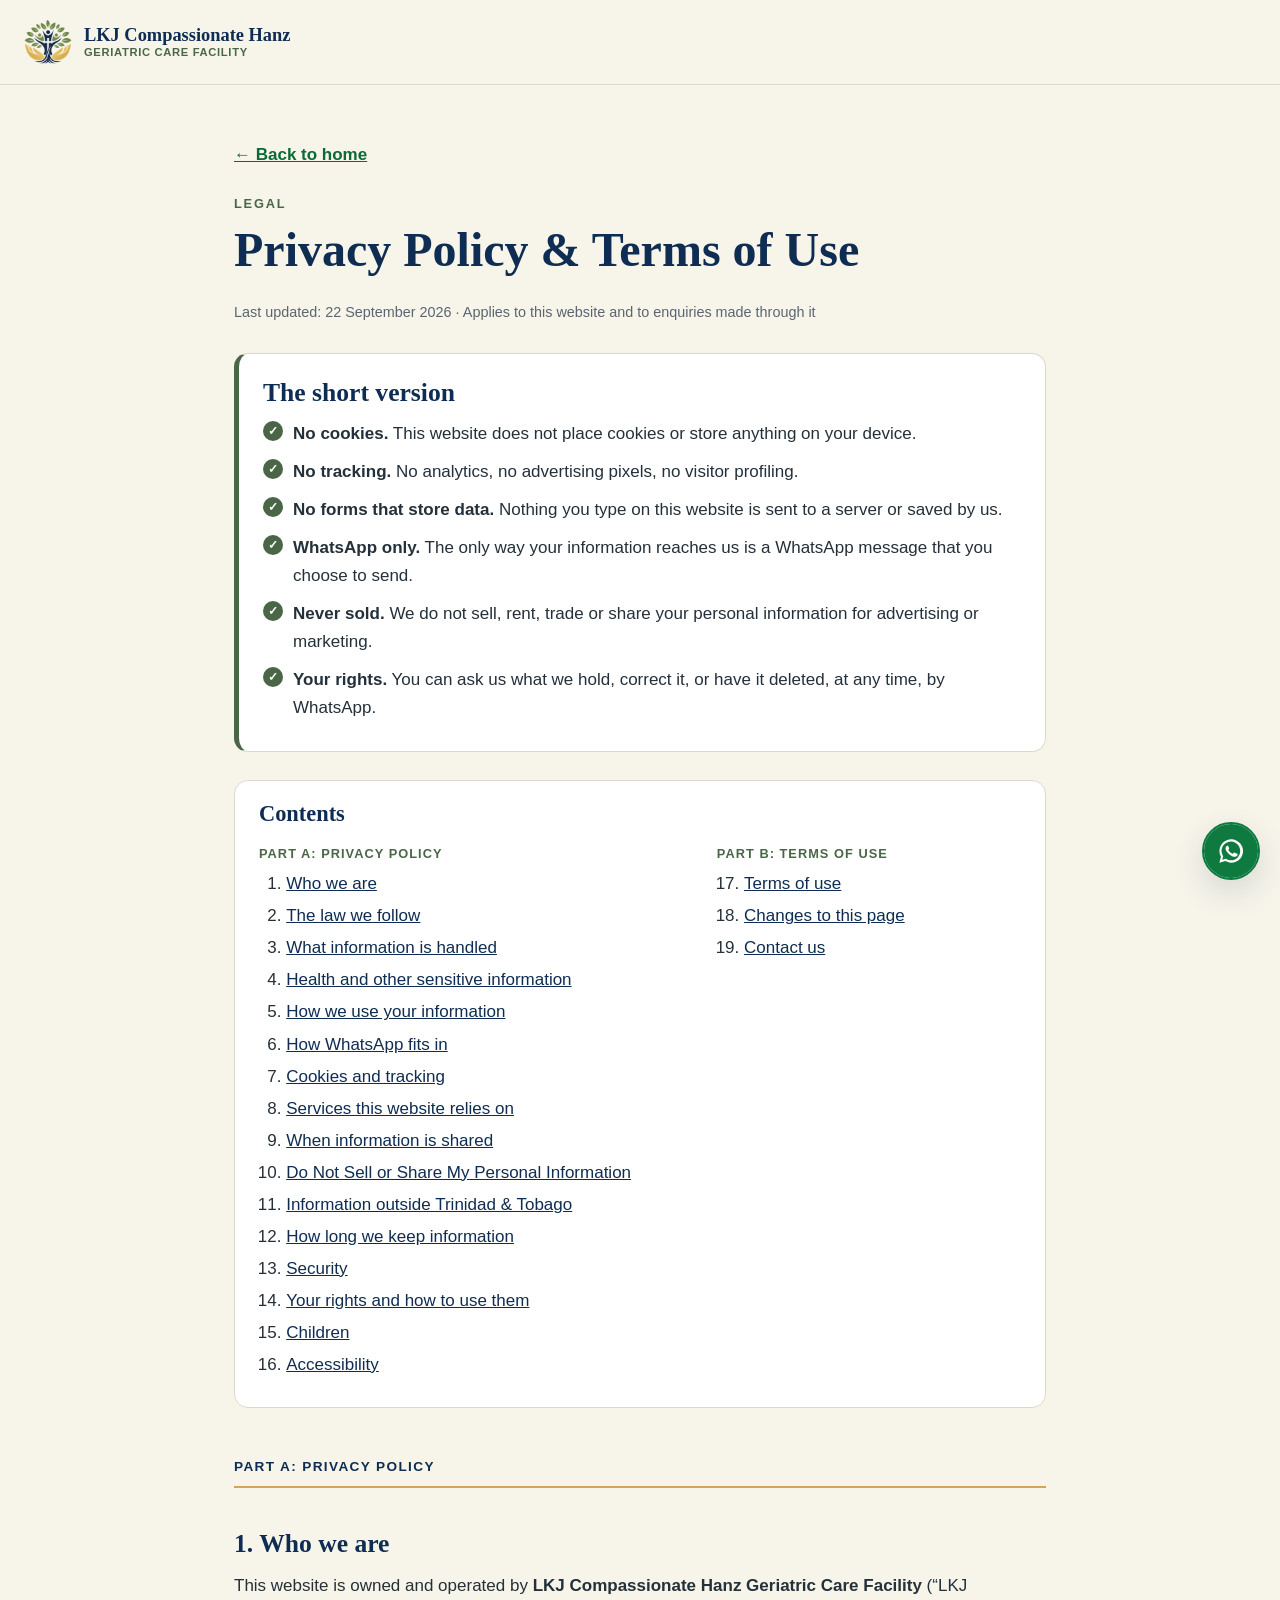
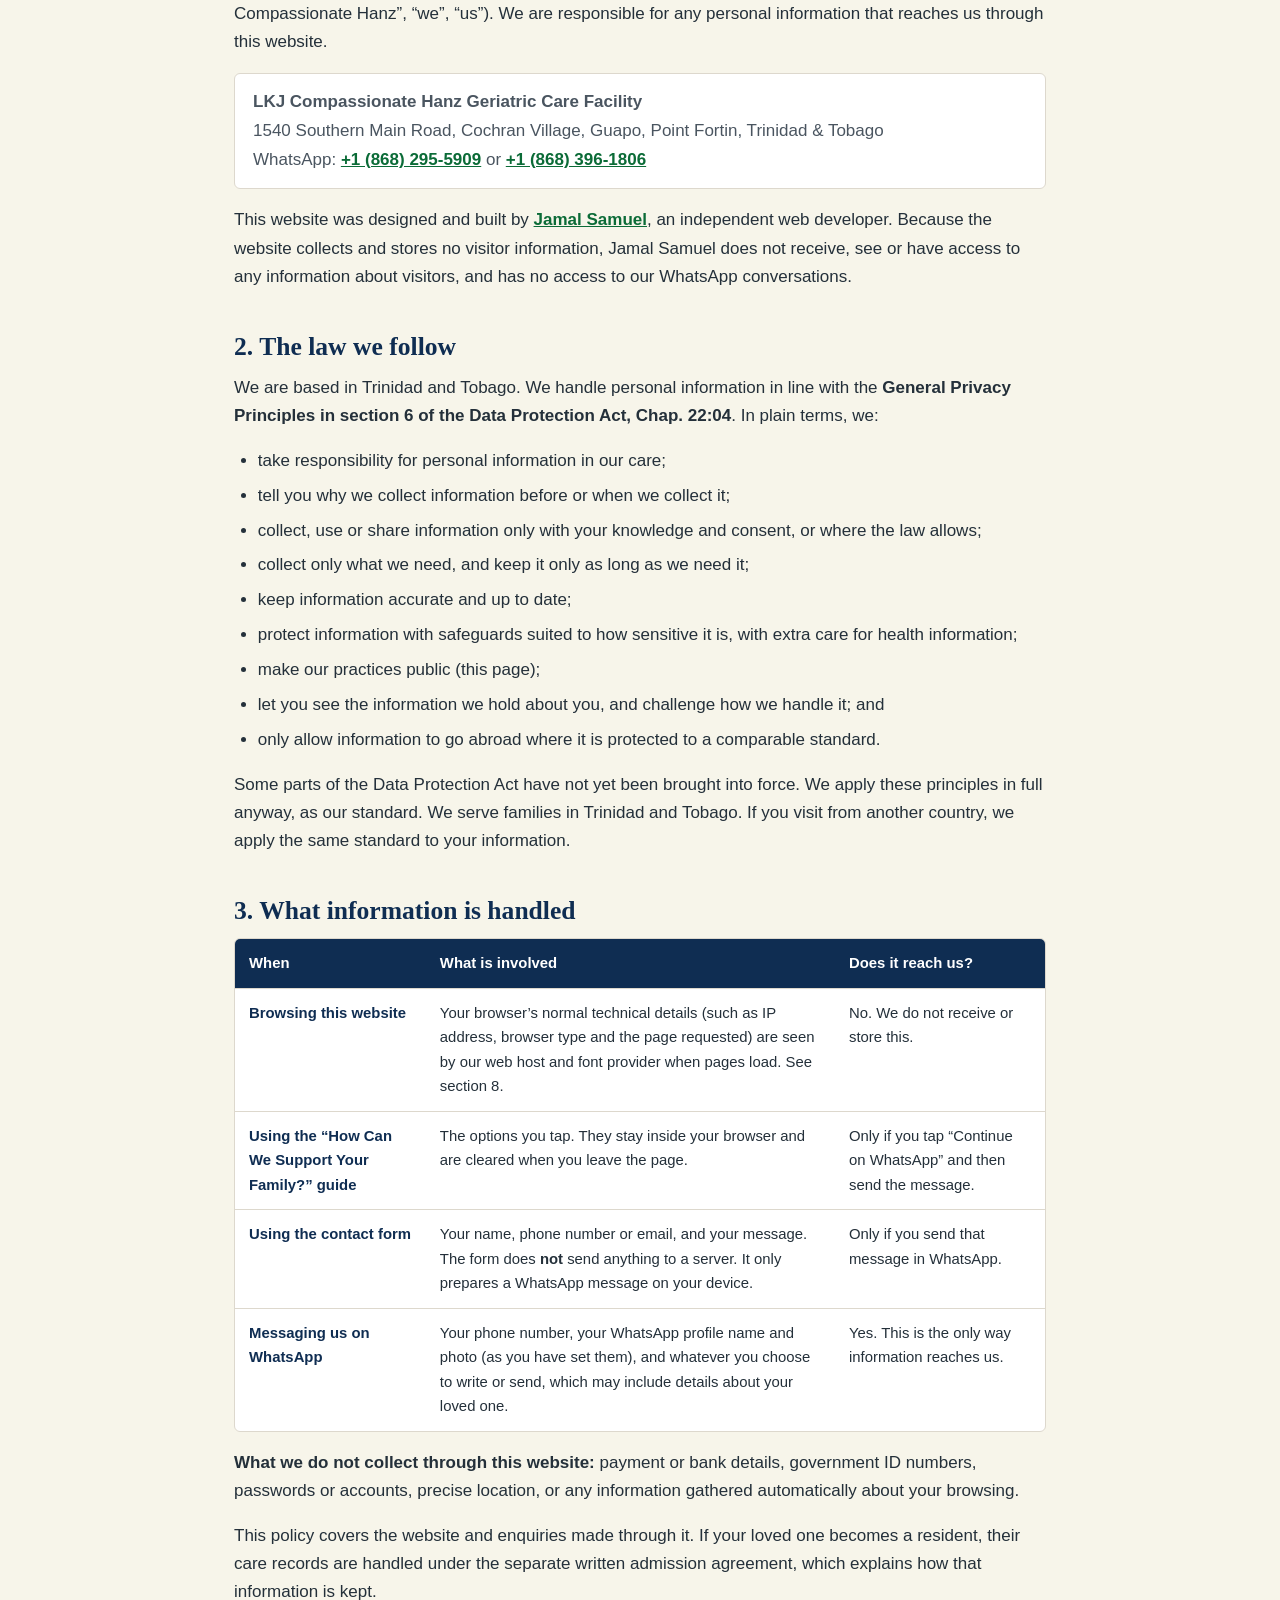
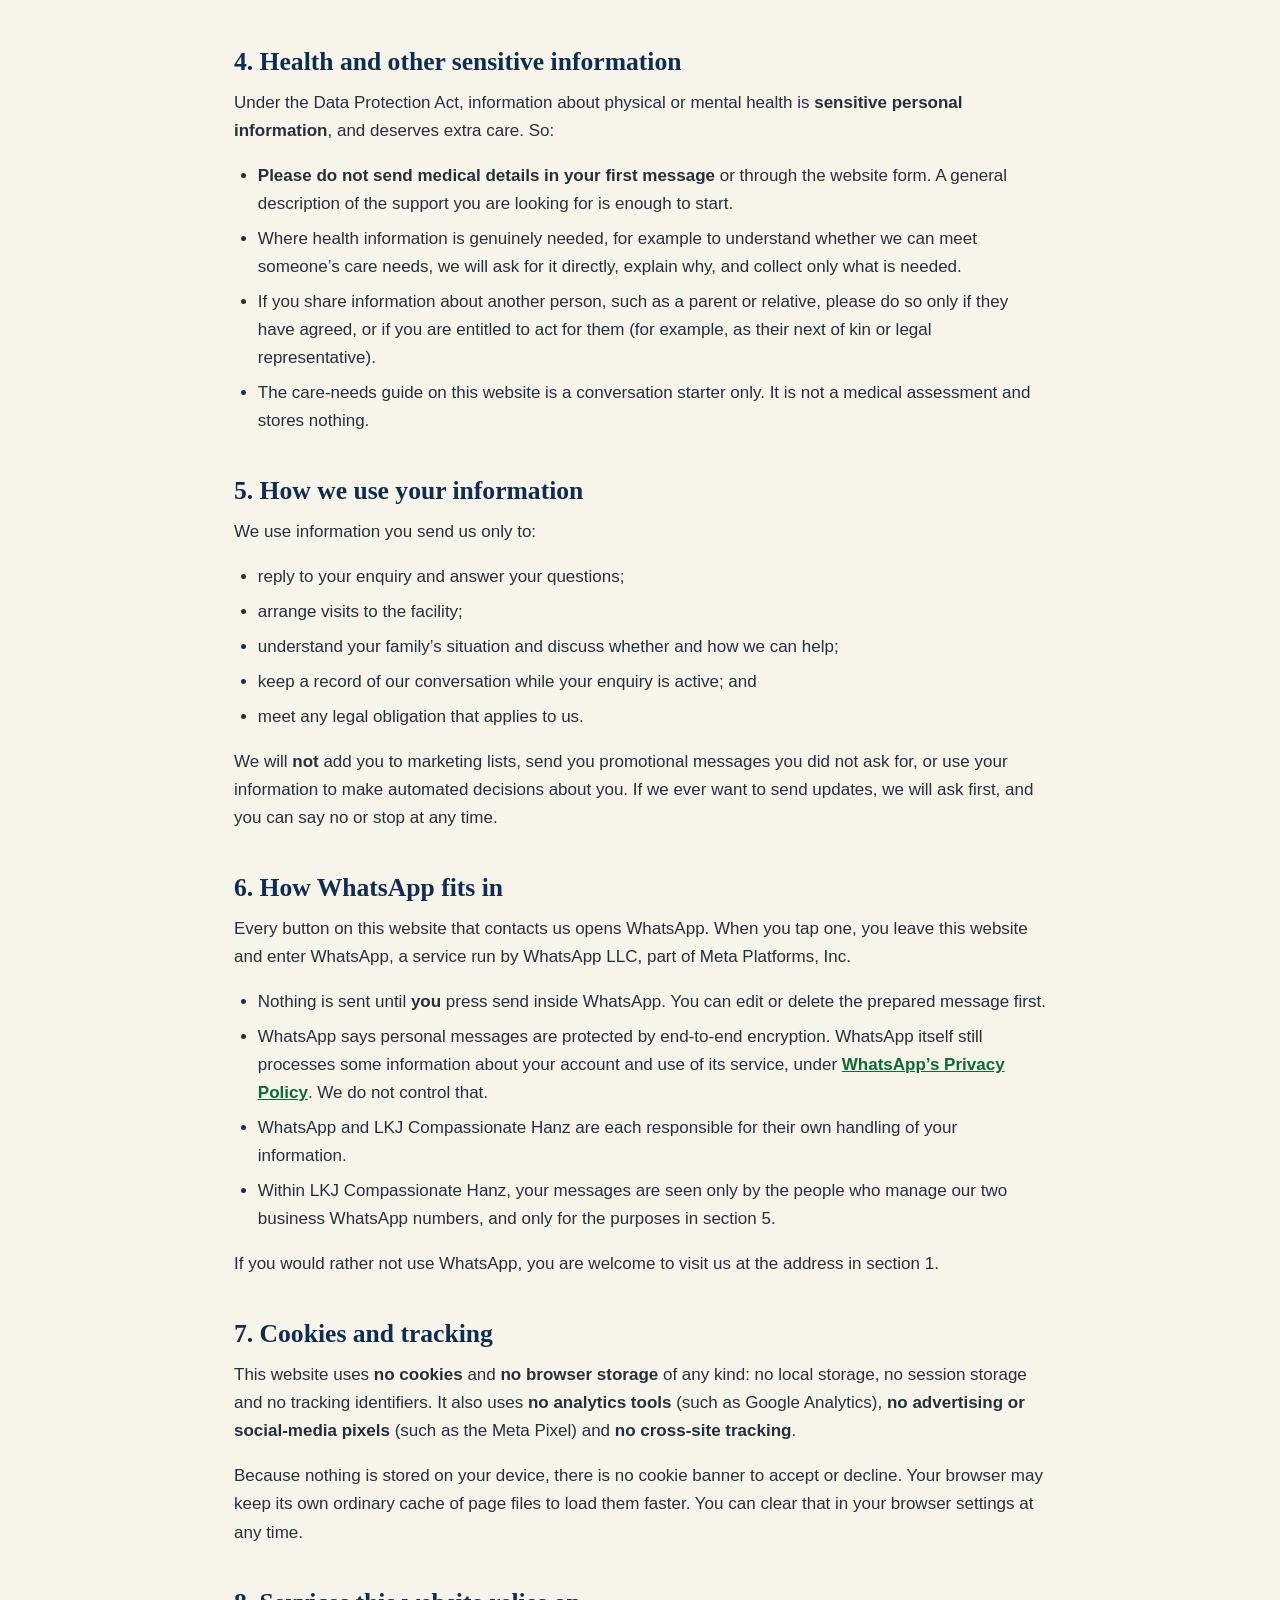
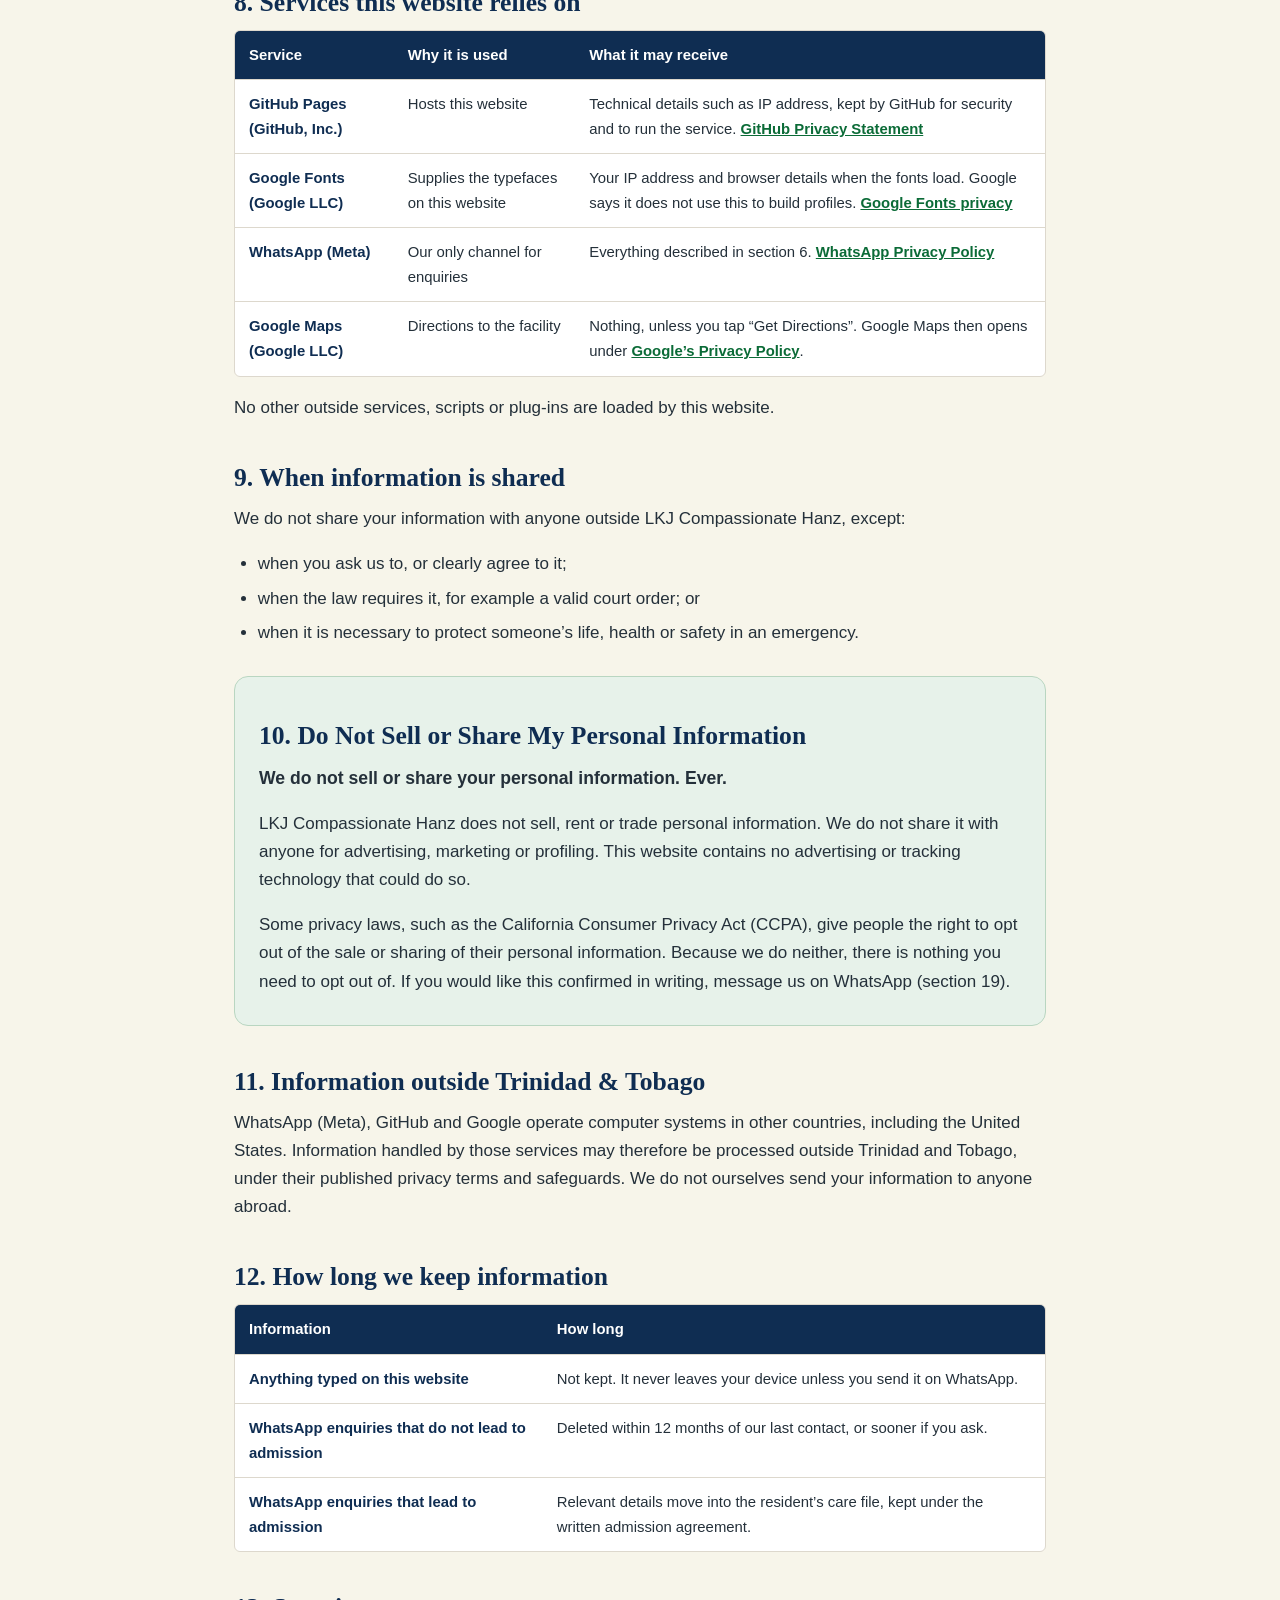
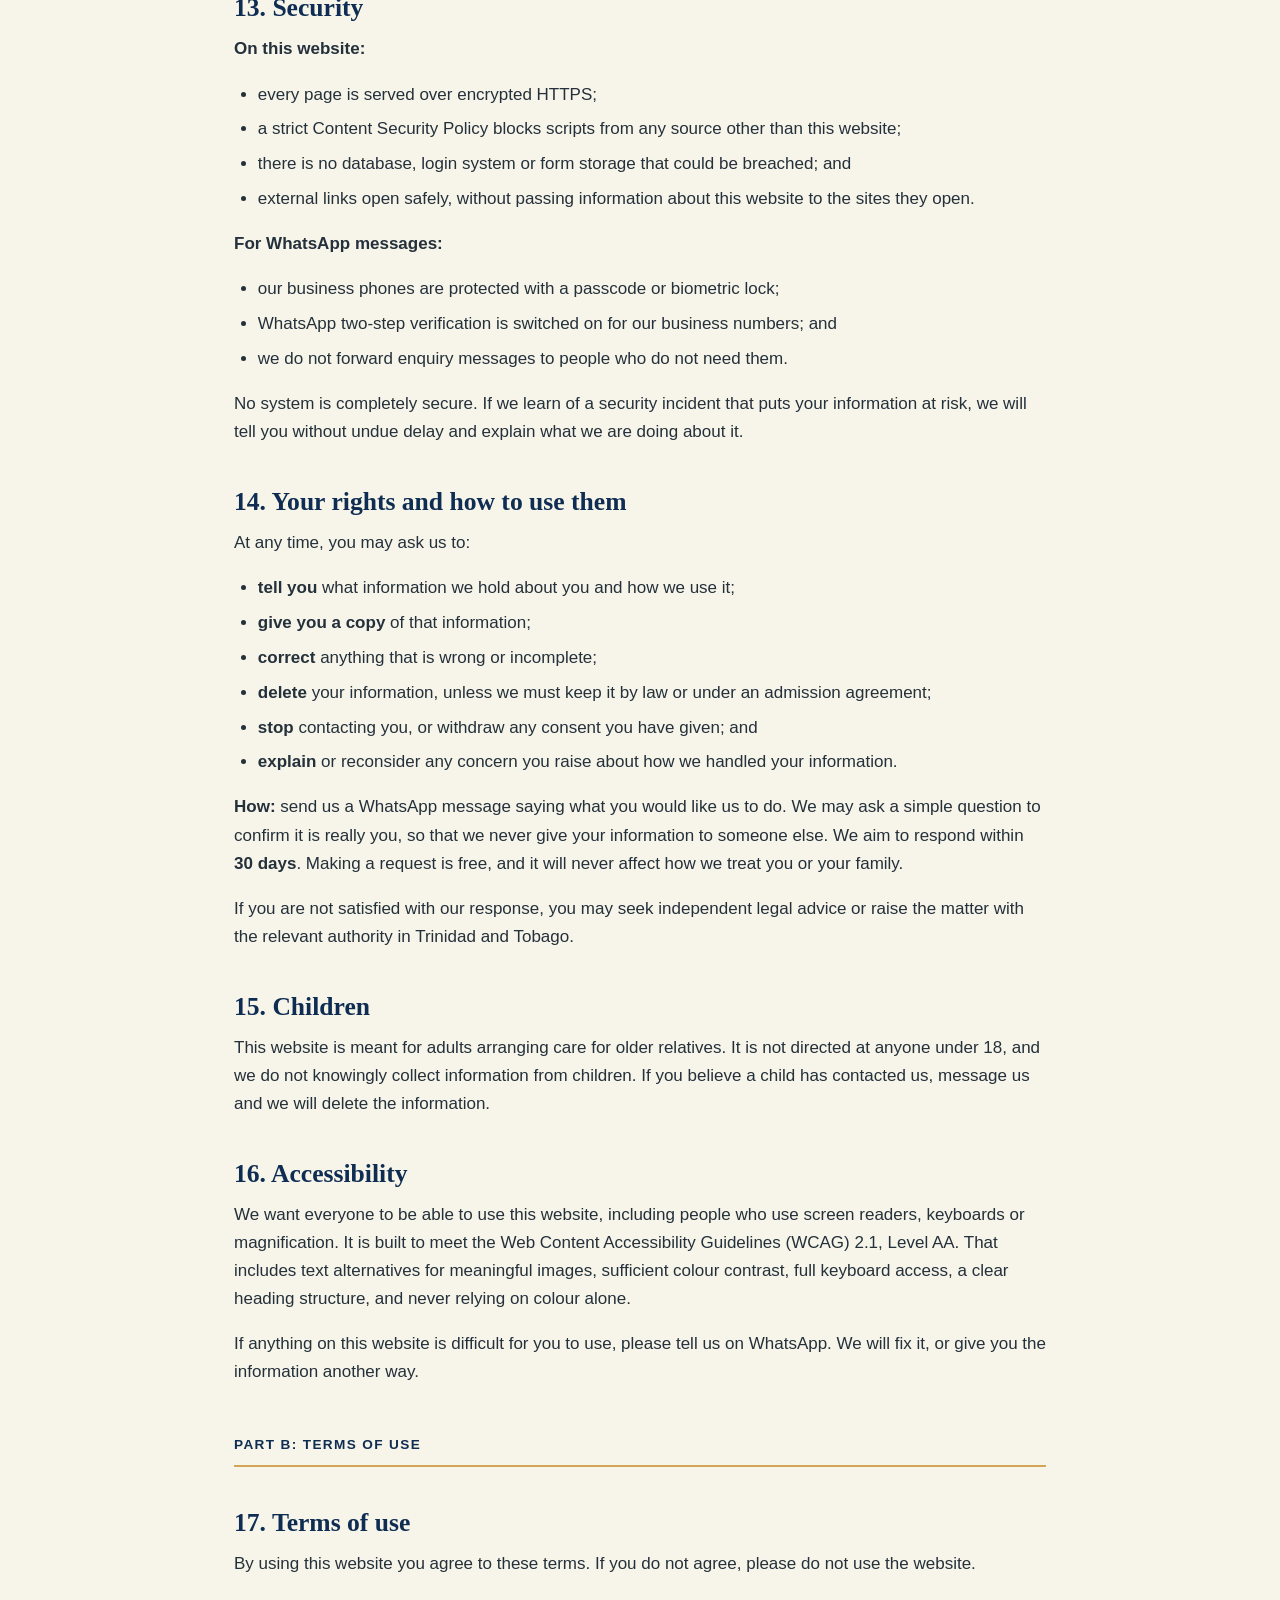
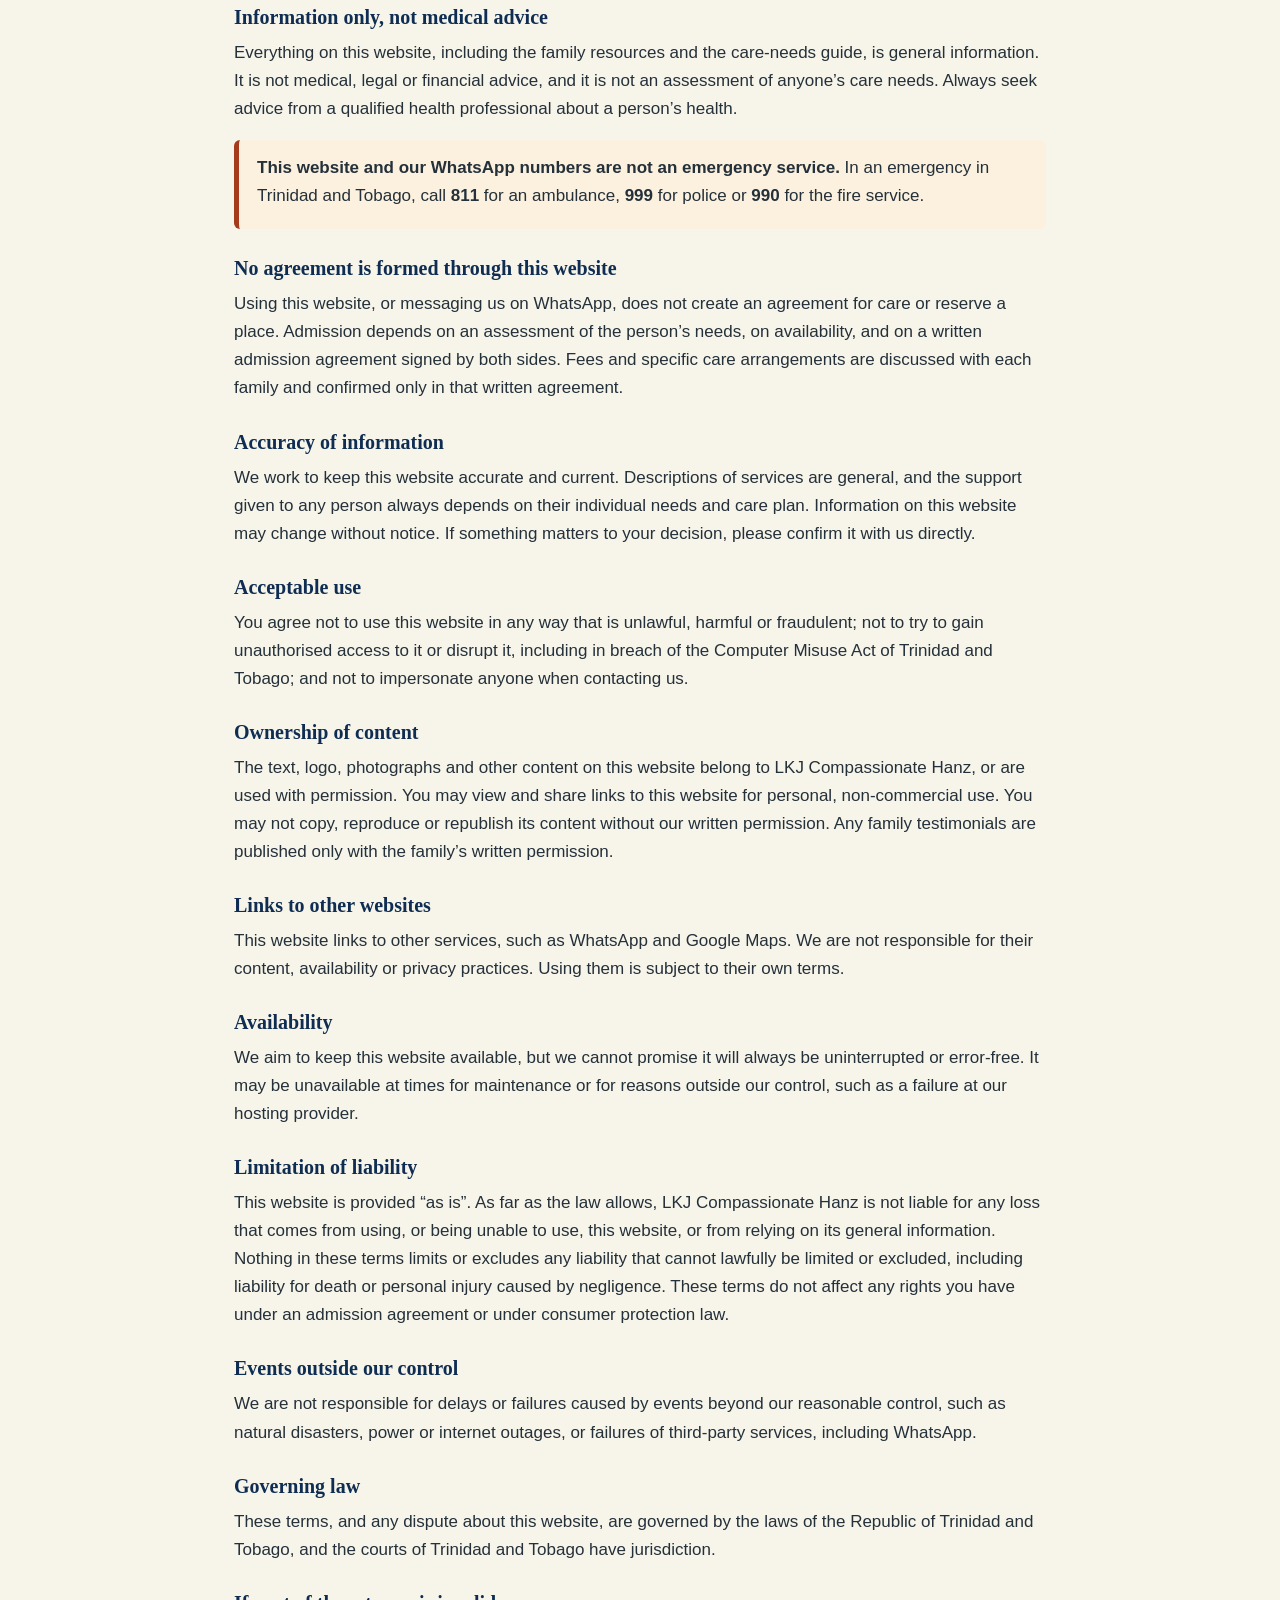
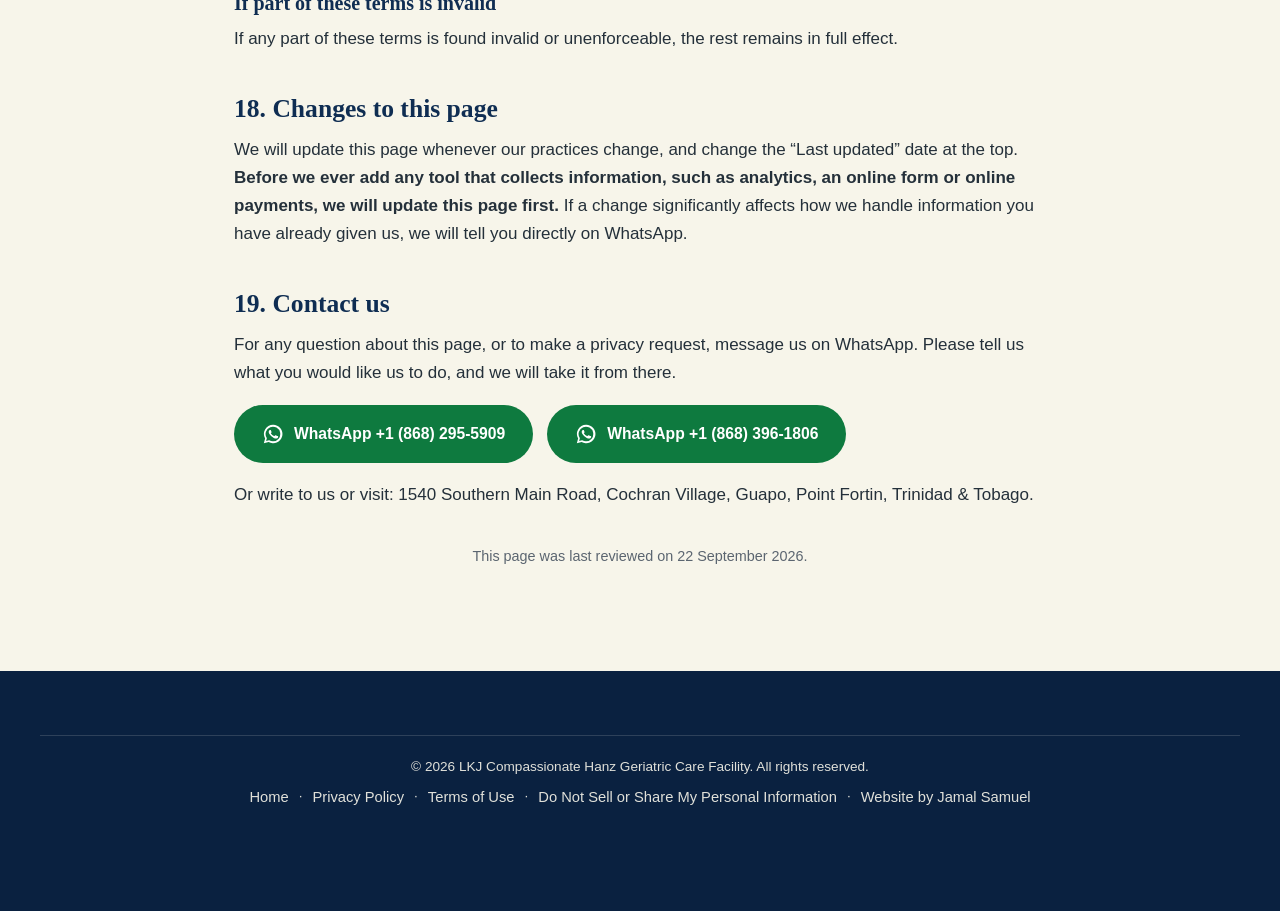
<file: legal.html>
<!DOCTYPE html>
<html lang="en-TT">
<head>
<meta charset="UTF-8">
<meta name="viewport" content="width=device-width, initial-scale=1.0">
<!-- SECURITY: strict Content Security Policy.
     This page is one self-contained file: all CSS lives in the STYLES block below, and all JavaScript in
     the SCRIPT block at the very bottom. The policy allows ONLY those two exact blocks, identified by their
     SHA-256 fingerprints (the 'sha256-...' values). Anything injected is refused by the browser.
     IMPORTANT: editing page text / HTML is fine. But changing ANYTHING inside the STYLES or SCRIPT block
     (even one space) changes its fingerprint, and the browser will then block that block.
     After such an edit, regenerate the fingerprint (paste the block's exact contents, without the opening
     and closing tags, into https://report-uri.com/home/hash) and replace the matching 'sha256-...' below.
     The JSON-LD block is data, not executed, so it needs no fingerprint. -->
<meta http-equiv="Content-Security-Policy"
      content="default-src 'self'; script-src 'self' 'sha256-FzFCA64jYxvI6vfsT4wVoNd9BYHEK++WekTkJHF6JrI='; style-src 'self' 'sha256-9G0hVlkauLYDu5oEuwmxpm4xe9YxEdRXjUZ7il458R8=' https://fonts.googleapis.com; font-src https://fonts.gstatic.com; img-src 'self' data:; connect-src 'self'; frame-src 'none'; object-src 'none'; base-uri 'self'; form-action 'self'; upgrade-insecure-requests">
<meta name="referrer" content="strict-origin-when-cross-origin">
<meta name="theme-color" content="#0F2D52">
<title>Privacy Policy &amp; Terms of Use | LKJ Compassionate Hanz</title>
<meta name="description" content="How LKJ Compassionate Hanz Geriatric Care Facility handles your information, and the terms for using this website. No cookies, no tracking; enquiries are handled only through WhatsApp.">
<meta name="robots" content="index, follow">
<link rel="canonical" href="https://www.lkjcompassionatehanzgeriatriccare.com/legal.html">
<!-- Icons -->
<link rel="icon" href="assets/favicon.ico" sizes="48x48">
<link rel="icon" href="assets/favicon-32.png" type="image/png" sizes="32x32">
<link rel="apple-touch-icon" href="assets/apple-touch-icon.png">
<link rel="manifest" href="site.webmanifest">
<!-- Fonts (switched to media="all" by the SCRIPT block; no inline handlers, CSP stays strict) -->
<link rel="preconnect" href="https://fonts.googleapis.com">
<link rel="preconnect" href="https://fonts.gstatic.com" crossorigin>
<link id="google-fonts" rel="stylesheet" media="print" href="https://fonts.googleapis.com/css2?family=Cormorant+Garamond:wght@500;600;700&amp;family=DM+Sans:wght@400;500;700&amp;display=swap">
<noscript><link rel="stylesheet" href="https://fonts.googleapis.com/css2?family=Cormorant+Garamond:wght@500;600;700&amp;family=DM+Sans:wght@400;500;700&amp;display=swap"></noscript>
<!-- ================= STYLES: all CSS for this page ================= -->
<style>
/* ==========================================================================
   LKJ Compassionate Hanz — Stylesheet
   Design tokens live in :root. Every text/background pair below was checked
   against WCAG 2.1 AA (4.5:1 normal text, 3:1 large text and UI parts).
   Compress all /assets images before launch (WebP where possible,
   hero under 200KB, gallery under 120KB each).
   ========================================================================== */

:root {
  /* Brand colours */
  --navy: #0F2D52;
  --navy-deep: #0A2140;
  --sage: #5E7D5A;          /* icons and decoration only */
  --sage-text: #4A6647;     /* sage for TEXT on light backgrounds (5.85:1 on cream) */
  --sage-dark: #3F5A3D;     /* dark sage section backgrounds (white text 7.66:1) */
  --gold: #D4A556;          /* on navy/dark only — fails on light backgrounds */
  --cream: #F7F5EA;
  --white: #FFFFFF;
  --text: #24303A;
  --text-muted: #4A5560;    /* 6.96:1 on cream */
  --text-subtle: #5B6570;   /* small print, 5.5:1+ on cream/white */
  --border: #DDD8CD;
  --focus: var(--navy);

  /* WhatsApp: the stock #25D366 fails with white text (1.98:1).
     These darker greens keep the WhatsApp feel and pass AA. */
  --whatsapp: #0E7A3F;      /* white text 5.42:1 */
  --whatsapp-dark: #0B6B37; /* hover, and green text on cream 6.05:1 */

  /* Type */
  --font-display: 'Cormorant Garamond', Georgia, 'Times New Roman', serif;
  --font-body: 'DM Sans', -apple-system, BlinkMacSystemFont, 'Segoe UI', sans-serif;

  /* Layout */
  --max-width: 1200px;
  --radius-sm: 6px;
  --radius-md: 14px;
  --radius-lg: 28px;
  --header-height: 84px;

  --shadow-sm: 0 2px 10px rgba(15, 45, 82, 0.08);
  --shadow-md: 0 12px 32px rgba(15, 45, 82, 0.14);
}

/* Reset ------------------------------------------------------------------ */
*, *::before, *::after { box-sizing: border-box; }

/* The hidden attribute must always win. Without this, any class that sets
   display (e.g. display:flex) silently overrides it. */
[hidden] { display: none !important; }

html {
  scroll-behavior: smooth;
  /* Anchor links land below the sticky header (replaces the old JS offset code) */
  scroll-padding-top: calc(var(--header-height) + 12px);
}
@media (prefers-reduced-motion: reduce) {
  html { scroll-behavior: auto; }
  *, *::before, *::after { animation-duration: 0.01ms !important; animation-iteration-count: 1 !important; transition-duration: 0.01ms !important; scroll-behavior: auto !important; }
}
body {
  margin: 0;
  font-family: var(--font-body);
  font-size: 17px;
  line-height: 1.65;
  color: var(--text);
  background: var(--cream);
  /* clip (not hidden) so the sticky header keeps working */
  overflow-x: clip;
}
img { max-width: 100%; height: auto; display: block; }
a { color: inherit; }
h1, h2, h3, h4 { font-family: var(--font-display); color: var(--navy); margin: 0 0 0.5em; line-height: 1.15; font-weight: 600; }
h1 { font-size: clamp(2.4rem, 5vw, 4rem); }
h2 { font-size: clamp(1.9rem, 3.4vw, 2.7rem); }
h3 { font-size: 1.35rem; }
p { margin: 0 0 1em; }
ul { list-style: none; margin: 0; padding: 0; }
figure { margin: 0; }
button { font-family: inherit; cursor: pointer; }

.icon { width: 22px; height: 22px; fill: currentColor; flex-shrink: 0; }
.icon-lg { width: 34px; height: 34px; }
/* Line-only icons (a fill-only path draws nothing) */
.icon-stroke { fill: none; stroke: currentColor; stroke-width: 2; stroke-linecap: round; stroke-linejoin: round; }

.sprite { position: absolute; width: 0; height: 0; overflow: hidden; }

/* Accessibility ------------------------------------------------------------ */
.visually-hidden {
  position: absolute !important;
  width: 1px; height: 1px;
  padding: 0; margin: -1px;
  overflow: hidden; clip: rect(0, 0, 0, 0);
  white-space: nowrap; border: 0;
}

.skip-link {
  position: absolute;
  left: 1rem;
  top: -100px;
  background: var(--navy);
  color: var(--white);
  padding: 12px 20px;
  z-index: 1000;
  border-radius: 0 0 var(--radius-sm) var(--radius-sm);
  font-weight: 700;
  transition: top 0.2s;
}
.skip-link:focus { top: 0; }

/* Focus: navy on light backgrounds, gold on dark ones (both pass 3:1) */
:focus-visible {
  outline: 3px solid var(--focus);
  outline-offset: 3px;
  border-radius: 3px;
}
:focus:not(:focus-visible) { outline: none; }
.announcement-bar, .hero, .brand-promise, .why-us, .testimonials,
.site-footer, .lightbox { --focus: var(--gold); }
#main:focus { outline: none; }

.section-inner { max-width: var(--max-width); margin: 0 auto; padding: 0 24px; }

section { padding: 88px 0; }
.eyebrow {
  font-family: var(--font-body);
  text-transform: uppercase;
  letter-spacing: 0.14em;
  font-size: 0.8rem;
  font-weight: 700;
  color: var(--sage-text);
  margin-bottom: 0.6em;
}
.section-lead { max-width: 620px; color: var(--text-muted); font-size: 1.05rem; }

/* Buttons ------------------------------------------------------------------ */
.btn {
  display: inline-flex;
  align-items: center;
  justify-content: center;
  gap: 10px;
  padding: 14px 26px;
  border-radius: 999px;
  font-weight: 700;
  font-size: 0.98rem;
  text-decoration: none;
  border: 2px solid transparent;
  min-height: 44px;
  text-align: center;
  transition: transform 0.15s ease, box-shadow 0.15s ease, background 0.15s ease, color 0.15s ease;
}
.btn-whatsapp { background: var(--whatsapp); color: var(--white); }
.btn-whatsapp:hover { background: var(--whatsapp-dark); transform: translateY(-1px); box-shadow: var(--shadow-sm); }
.btn-secondary { background: transparent; color: var(--navy); border-color: var(--navy); }
.btn-secondary:hover { background: var(--navy); color: var(--white); }
.btn-large { padding: 16px 32px; font-size: 1.05rem; }
.btn-full { width: 100%; }

/* Announcement bar ---------------------------------------------------------- */
.announcement-bar {
  background: var(--navy);
  color: var(--cream);
  text-align: center;
  font-size: 0.85rem;
  padding: 8px 16px;
}
.announcement-bar p { margin: 0; }
.announcement-bar a { color: var(--gold); font-weight: 700; margin-left: 8px; text-decoration: underline; }

/* Header --------------------------------------------------------------------- */
.site-header {
  position: sticky;
  top: 0;
  z-index: 500;
  background: rgba(247, 245, 234, 0.94);
  -webkit-backdrop-filter: blur(6px);
  backdrop-filter: blur(6px);
  border-bottom: 1px solid var(--border);
  transition: box-shadow 0.2s ease;
}
.site-header.scrolled { box-shadow: var(--shadow-sm); }
.header-inner {
  max-width: var(--max-width);
  margin: 0 auto;
  padding: 12px 24px;
  display: flex;
  align-items: center;
  gap: 20px;
  min-height: var(--header-height);
}
.brand { display: flex; align-items: center; gap: 12px; text-decoration: none; min-width: 0; }
.brand-logo { border-radius: 8px; object-fit: contain; }
.brand-text { display: flex; flex-direction: column; line-height: 1.2; }
.brand-name { font-family: var(--font-display); font-weight: 700; color: var(--navy); font-size: 1.15rem; }
.brand-sub { font-size: 0.7rem; letter-spacing: 0.06em; text-transform: uppercase; color: var(--sage-text); font-weight: 700; }

.main-nav { margin-left: auto; }
.main-nav ul { display: flex; gap: 26px; }
.main-nav a {
  text-decoration: none;
  color: var(--navy);
  font-weight: 500;
  font-size: 0.96rem;
  padding: 6px 2px;
  border-bottom: 2px solid transparent;
  transition: border-color 0.15s ease;
}
.main-nav a:hover { border-color: var(--gold); }

.header-cta { margin-left: 8px; padding: 10px 20px; font-size: 0.9rem; }

.hamburger {
  display: none;
  flex-direction: column;
  justify-content: center;
  gap: 5px;
  width: 44px;
  height: 44px;
  margin-left: auto;
  background: transparent;
  border: none;
  border-radius: var(--radius-sm);
  flex-shrink: 0;
}
.hamburger span { display: block; width: 24px; height: 2px; background: var(--navy); margin: 0 auto; }

/* Mobile menu: sits outside the header so position:fixed covers the viewport */
.mobile-menu {
  position: fixed;
  inset: 0;
  background: var(--cream);
  z-index: 700;
  padding: 20px 24px 32px;
  overflow-y: auto;
  overscroll-behavior: contain;
}
.mobile-menu-header { display: flex; justify-content: space-between; align-items: center; margin-bottom: 16px; }
.mobile-menu-close { background: none; border: none; font-size: 2rem; line-height: 1; color: var(--navy); width: 44px; height: 44px; }
.mobile-menu ul { display: flex; flex-direction: column; gap: 4px; margin-bottom: 24px; }
.mobile-menu nav a { text-decoration: none; color: var(--navy); font-family: var(--font-display); font-size: 1.5rem; padding: 12px 0; display: block; border-bottom: 1px solid var(--border); }

@media (max-width: 960px) {
  .main-nav, .header-cta { display: none; }
  .hamburger { display: flex; }
}
@media (max-width: 400px) {
  .brand-name { font-size: 1rem; }
  .brand-logo { width: 40px; height: 40px; }
}

/* Hero ------------------------------------------------------------------- */
.hero { position: relative; padding: 0; min-height: 92vh; min-height: 92svh; display: flex; align-items: flex-end; overflow: hidden; }
/* Gradient shows if the hero photo is missing or still loading */
.hero-media { position: absolute; inset: 0; background: linear-gradient(160deg, var(--navy) 0%, var(--navy-deep) 55%, var(--sage-dark) 100%); }
.hero-media img { width: 100%; height: 100%; object-fit: cover; }
.hero-overlay {
  position: absolute;
  inset: 0;
  background: linear-gradient(180deg, rgba(15,45,82,0.55) 0%, rgba(15,45,82,0.35) 40%, rgba(15,45,82,0.85) 100%);
}
.hero-content { position: relative; color: var(--white); max-width: var(--max-width); margin: 0 auto; padding: 60px 24px 72px; width: 100%; }
.hero .eyebrow { color: var(--gold); }
.hero h1 { color: var(--white); max-width: 780px; }
.hero-text { max-width: 560px; font-size: 1.15rem; color: var(--cream); }
.hero-actions { display: flex; gap: 16px; flex-wrap: wrap; margin: 28px 0 40px; }
.hero .btn-secondary { color: var(--white); border-color: var(--white); }
.hero .btn-secondary:hover { background: var(--white); color: var(--navy); }

.trust-panel { display: flex; gap: 12px 32px; flex-wrap: wrap; }
.trust-panel li { display: flex; align-items: center; gap: 10px; font-weight: 500; font-size: 0.95rem; }
.trust-panel .icon { color: var(--gold); }

/* Welcome / About ---------------------------------------------------------- */
.two-col { display: grid; grid-template-columns: 1.1fr 0.9fr; gap: 64px; align-items: center; }
/* If the photo column is removed (missing image), the text uses full width */
.two-col:has(> .welcome-media[hidden]) { grid-template-columns: 1fr; }
.welcome-media img { border-radius: var(--radius-lg); box-shadow: var(--shadow-md); }
@media (max-width: 860px) { .two-col { grid-template-columns: 1fr; gap: 36px; } }

/* Brand promise ------------------------------------------------------------ */
.brand-promise {
  background: var(--navy);
  color: var(--cream);
  text-align: center;
  position: relative;
  overflow: hidden;
}
.brand-promise .section-inner { position: relative; max-width: 820px; padding: 40px 24px; }
.quote-mark {
  font-family: var(--font-display);
  font-size: 6rem;
  color: var(--gold);
  line-height: 1;
  display: block;
  opacity: 0.85;
}
.brand-promise blockquote {
  font-family: var(--font-display);
  font-size: clamp(1.5rem, 3vw, 2.2rem);
  font-weight: 600;
  margin: 0.2em 0 0;
  line-height: 1.45;
  position: relative;
  z-index: 1;
}
.leaf-motif {
  position: absolute;
  width: 340px;
  height: 340px;
  right: -120px;
  bottom: -140px;
  border-radius: 50% 50% 50% 60% / 55% 45% 55% 45%;
  background: var(--sage);
  opacity: 0.18;
}

/* Services ------------------------------------------------------------------ */
.services-grid {
  display: grid;
  grid-template-columns: repeat(auto-fit, minmax(min(260px, 100%), 1fr));
  gap: 24px;
  margin-top: 40px;
}
.service-card {
  background: var(--white);
  border: 1px solid var(--border);
  border-radius: var(--radius-md);
  padding: 28px 24px;
  transition: transform 0.2s ease, box-shadow 0.2s ease;
}
.service-card:hover { transform: translateY(-4px); box-shadow: var(--shadow-md); }
.service-card .icon-lg { color: var(--sage); margin-bottom: 14px; }
.service-card h3 { font-size: 1.15rem; margin-bottom: 6px; }
.service-card p { color: var(--text-muted); font-size: 0.95rem; margin: 0; }

/* Care guide ----------------------------------------------------------------- */
.care-guide { background: var(--white); }
.guide-cards {
  display: grid;
  grid-template-columns: repeat(auto-fit, minmax(min(220px, 100%), 1fr));
  gap: 18px;
  margin: 36px 0 28px;
}
.guide-card {
  position: relative;
  background: var(--cream);
  border: 2px solid var(--border);
  border-radius: var(--radius-md);
  padding: 26px 20px;
  display: flex;
  flex-direction: column;
  align-items: center;
  gap: 12px;
  text-align: center;
  font-weight: 600;
  font-size: 1rem;
  color: var(--navy);
  min-height: 44px;
  transition: border-color 0.15s ease, background 0.15s ease;
}
.guide-card .icon-lg { color: var(--sage); }
.guide-card:hover { border-color: var(--sage); }
.guide-card[aria-pressed="true"] {
  border-color: var(--navy);
  background: #FBF1DE;
}
.guide-card[aria-pressed="true"] .icon-lg { color: var(--navy); }
/* Selected state is shown by a check mark too — not by colour alone (WCAG 1.4.1) */
.guide-card::after {
  content: '';
  position: absolute;
  top: 10px;
  right: 10px;
  width: 26px;
  height: 26px;
  border-radius: 50%;
  border: 2px solid var(--border);
  background: var(--white);
}
.guide-card[aria-pressed="true"]::after {
  content: '\2713';
  border-color: var(--navy);
  background: var(--navy);
  color: var(--white);
  font-size: 0.9rem;
  line-height: 22px;
  text-align: center;
}

.guide-result {
  background: var(--cream);
  border: 1px solid var(--border);
  border-radius: var(--radius-md);
  padding: 24px;
  margin-top: 8px;
  animation: fadeIn 0.3s ease;
}
.guide-result-actions { display: flex; gap: 14px; flex-wrap: wrap; margin-top: 14px; }
.guide-disclaimer { font-size: 0.85rem; color: var(--text-subtle); margin-top: 20px; }

@keyframes fadeIn { from { opacity: 0; transform: translateY(6px); } to { opacity: 1; transform: translateY(0); } }

/* Why us ---------------------------------------------------------------------- */
/* Darker sage so white text passes AA (old light sage was 3.1:1) */
.why-us { background: var(--sage-dark); background: linear-gradient(180deg, var(--sage-text) 0%, var(--sage-dark) 100%); color: var(--white); }
.why-us .eyebrow { color: var(--cream); }
.why-us h2 { color: var(--white); }
.why-grid { display: grid; grid-template-columns: repeat(auto-fit, minmax(min(240px, 100%), 1fr)); gap: 30px; margin-top: 40px; }
.why-item h3 { color: var(--white); font-size: 1.2rem; }
.why-item p { color: var(--white); margin: 0; }

/* Gallery ----------------------------------------------------------------------- */
.gallery-grid {
  display: grid;
  grid-template-columns: repeat(auto-fit, minmax(min(260px, 100%), 1fr));
  gap: 20px;
  margin-top: 40px;
}
.gallery-item {
  position: relative;
  border: none;
  padding: 0;
  border-radius: var(--radius-md);
  overflow: hidden;
  background: var(--border);
  min-height: 44px;
}
.gallery-item img { width: 100%; aspect-ratio: 4/3; object-fit: cover; transition: transform 0.3s ease; }
.gallery-item:hover img { transform: scale(1.05); }
.gallery-item span {
  position: absolute;
  left: 0; right: 0; bottom: 0;
  background: linear-gradient(0deg, rgba(10,33,64,0.85), transparent);
  color: var(--white);
  padding: 30px 16px 12px;
  font-weight: 600;
  text-align: left;
  font-size: 0.95rem;
}

.lightbox {
  position: fixed;
  inset: 0;
  background: rgba(10, 33, 64, 0.94);
  z-index: 900;
  display: flex;
  align-items: center;
  justify-content: center;
  flex-direction: column;
  padding: 20px;
}
.lightbox img { max-width: min(900px, 90vw); max-height: 74vh; width: auto; height: auto; border-radius: var(--radius-sm); }
.lightbox-caption { color: var(--cream); margin-top: 14px; }
.lightbox-close {
  position: absolute; top: 20px; right: 20px;
  background: rgba(255,255,255,0.15); color: var(--white);
  border: none; font-size: 2rem; width: 48px; height: 48px; border-radius: 50%; line-height: 1;
}
.lightbox-nav {
  position: absolute; top: 50%; transform: translateY(-50%);
  background: rgba(255,255,255,0.15); color: var(--white); border: none;
  width: 48px; height: 48px; border-radius: 50%; font-size: 1.2rem;
}
.lightbox-prev { left: 12px; }
.lightbox-next { right: 12px; }

/* Mission Vision Values -------------------------------------------------------- */
.mvv-grid { display: grid; grid-template-columns: 1fr 1fr; gap: 28px; }
.mvv-card { background: var(--white); border: 1px solid var(--border); border-radius: var(--radius-md); padding: 32px; }
.mvv-card p { color: var(--text-muted); margin: 0; }
.values-row { display: flex; flex-wrap: wrap; gap: 14px; justify-content: center; margin-top: 36px; }
.values-row li {
  background: var(--white);
  border: 1px solid var(--gold);
  color: var(--navy);
  padding: 10px 22px;
  border-radius: 999px;
  font-weight: 600;
  font-size: 0.92rem;
}
@media (max-width: 700px) { .mvv-grid { grid-template-columns: 1fr; } .mvv-card { padding: 24px; } }

/* Faith --------------------------------------------------------------------------- */
.faith { background: var(--cream); text-align: center; }
.faith .section-inner { max-width: 700px; }
.faith blockquote {
  font-family: var(--font-display);
  font-size: clamp(1.4rem, 2.6vw, 1.9rem);
  color: var(--navy);
  font-style: italic;
  margin: 0;
}
.faith figcaption { margin-top: 14px; }
.faith cite { font-style: normal; color: var(--sage-text); font-weight: 700; letter-spacing: 0.04em; }

/* Resources ------------------------------------------------------------------------ */
.resources-grid { display: grid; grid-template-columns: repeat(auto-fit, minmax(min(260px, 100%), 1fr)); gap: 24px; margin-top: 40px; }
.resource-card { background: var(--white); border: 1px solid var(--border); border-radius: var(--radius-md); padding: 28px; display: flex; flex-direction: column; }
.resource-card p { color: var(--text-muted); font-size: 0.95rem; }
.resource-link {
  margin-top: auto;
  align-self: flex-start;
  color: var(--whatsapp-dark);
  font-weight: 700;
  text-decoration: none;
  border-bottom: 2px solid currentColor;
  padding: 10px 0 2px;
}
.resource-link:hover { color: var(--navy); }

/* Testimonials ----------------------------------------------------------------------- */
.testimonials { background: var(--sage-dark); background: linear-gradient(180deg, var(--sage-text) 0%, var(--sage-dark) 100%); }
.testimonials .eyebrow { color: var(--cream); }
.testimonials h2 { color: var(--white); }
.testimonials-grid { display: grid; grid-template-columns: repeat(auto-fit, minmax(min(240px, 100%), 1fr)); gap: 24px; margin-top: 36px; }
.testimonial-card {
  background: rgba(255,255,255,0.1);
  border: 1px solid rgba(255,255,255,0.35);
  border-radius: var(--radius-md);
  padding: 28px;
  color: var(--white);
}
.testimonial-card blockquote { margin: 0 0 14px; font-style: italic; }
.testimonial-card figcaption { font-weight: 700; font-size: 0.9rem; }

/* FAQ accordion --------------------------------------------------------------------- */
.accordion { max-width: 780px; margin-top: 36px; border-top: 1px solid var(--border); }
.accordion-item { border-bottom: 1px solid var(--border); }
.accordion-item h3 { margin: 0; }
.accordion-trigger {
  width: 100%;
  text-align: left;
  background: none;
  border: none;
  padding: 20px 4px;
  font-family: var(--font-body);
  font-weight: 700;
  font-size: 1.02rem;
  color: var(--navy);
  display: flex;
  justify-content: space-between;
  align-items: center;
  gap: 16px;
  min-height: 44px;
}
.accordion-trigger::after {
  content: '+';
  font-size: 1.5rem;
  color: var(--navy);
  transition: transform 0.2s ease;
  flex-shrink: 0;
}
.accordion-trigger[aria-expanded="true"]::after { transform: rotate(45deg); }
.accordion-panel { overflow: hidden; padding: 0 4px 20px; color: var(--text-muted); }
.accordion-panel p { margin: 0; }

/* Contact ------------------------------------------------------------------------------ */
.contact-whatsapp-buttons { display: flex; gap: 14px; flex-wrap: wrap; margin: 24px 0; }
address { font-style: normal; color: var(--text-muted); margin-bottom: 20px; line-height: 1.7; }
.contact-form-wrap { background: var(--white); border: 1px solid var(--border); border-radius: var(--radius-lg); padding: 32px; }
.form-title { font-size: 1.6rem; margin-bottom: 4px; }
.form-required-note { font-size: 0.85rem; color: var(--text-subtle); margin-bottom: 18px; }
.form-field { margin-bottom: 20px; }
.form-field label { display: block; font-weight: 700; margin-bottom: 8px; font-size: 0.95rem; }
.form-field input, .form-field textarea {
  width: 100%;
  padding: 12px 14px;
  border: 1px solid #8C8779; /* 3:1+ against white so the field edge is visible (WCAG 1.4.11) */
  border-radius: var(--radius-sm);
  font-family: var(--font-body);
  font-size: 1rem;
  min-height: 44px;
  background: var(--cream);
  color: var(--text);
}
.form-field textarea { min-height: 110px; resize: vertical; }
.form-field [aria-invalid="true"] { border-color: #B3401F; border-width: 2px; }
.field-error { display: block; color: #A63A1C; font-size: 0.85rem; min-height: 1.2em; margin-top: 4px; font-weight: 600; }
.form-note { font-size: 0.85rem; color: var(--text-subtle); margin-top: 14px; }
.form-status {
  margin-top: 14px;
  padding: 12px 14px;
  border-radius: var(--radius-sm);
  background: #E7F2EA;
  color: var(--text);
  font-size: 0.92rem;
}
.form-status a { color: var(--whatsapp-dark); font-weight: 700; }
@media (max-width: 560px) { .contact-form-wrap { padding: 24px 18px; } }

/* Footer --------------------------------------------------------------------------------- */
.site-footer { background: var(--navy-deep); color: rgba(247,245,234,0.9); padding: 64px 0 0; }
.footer-grid { display: grid; grid-template-columns: 1.4fr 1fr 1fr 1fr; gap: 40px; padding-bottom: 40px; }
.footer-brand img { border-radius: 8px; margin-bottom: 14px; }
.footer-tagline { color: var(--gold); font-weight: 700; font-size: 0.9rem; }
.footer-desc { font-size: 0.9rem; }
.footer-heading { font-family: var(--font-body); color: var(--white); text-transform: uppercase; letter-spacing: 0.08em; font-size: 0.85rem; margin-bottom: 16px; font-weight: 700; }
.footer-nav ul { display: flex; flex-direction: column; gap: 10px; }
.footer-nav a, .footer-contact a, .footer-legal a { text-decoration: none; color: rgba(247,245,234,0.9); font-size: 0.92rem; }
.footer-nav a:hover, .footer-contact a:hover, .footer-legal a:hover { color: var(--gold); text-decoration: underline; }
.footer-contact address { color: rgba(247,245,234,0.9); margin-bottom: 12px; }
.footer-scripture p { font-family: var(--font-display); font-style: italic; color: var(--gold); font-size: 1.1rem; }
.footer-bottom { border-top: 1px solid rgba(247,245,234,0.15); padding: 20px 24px 96px; text-align: center; font-size: 0.85rem; }
.footer-bottom p { margin: 0 0 6px; }
.footer-legal { display: flex; gap: 10px; justify-content: center; flex-wrap: wrap; }
@media (max-width: 900px) { .footer-grid { grid-template-columns: 1fr 1fr; } }
@media (max-width: 560px) { .footer-grid { grid-template-columns: 1fr; } }

/* Floating WhatsApp --------------------------------------------------------------------------- */
.floating-whatsapp { position: fixed; right: 20px; bottom: 20px; z-index: 400; display: flex; flex-direction: column; align-items: flex-end; gap: 12px; }
.fw-toggle {
  position: relative;
  width: 58px; height: 58px;
  border-radius: 50%;
  background: var(--whatsapp);
  color: var(--white);
  border: 2px solid var(--white);
  display: flex;
  align-items: center;
  justify-content: center;
  box-shadow: var(--shadow-md);
  animation: popIn 0.4s ease;
}
.fw-toggle:hover { background: var(--whatsapp-dark); }
.fw-toggle .icon { width: 28px; height: 28px; }
/* Gentle pulse ring (disabled for reduced-motion users by the rule at the top) */
.fw-toggle::before {
  content: '';
  position: absolute;
  inset: -2px;
  border-radius: 50%;
  border: 2px solid var(--whatsapp);
  animation: pulseRing 2.4s ease-out infinite;
  pointer-events: none;
}
.fw-toggle[aria-expanded="true"]::before { animation: none; opacity: 0; }
@keyframes popIn { from { transform: scale(0); } to { transform: scale(1); } }
@keyframes pulseRing { 0% { transform: scale(1); opacity: 0.7; } 80%, 100% { transform: scale(1.45); opacity: 0; } }
.fw-panel {
  background: var(--white);
  border: 1px solid var(--border);
  border-radius: var(--radius-md);
  box-shadow: var(--shadow-md);
  padding: 18px;
  width: 240px;
  display: flex;
  flex-direction: column;
  gap: 10px;
}
.fw-panel p { font-weight: 700; margin: 0 0 4px; color: var(--navy); font-size: 0.9rem; }
.fw-panel a {
  text-decoration: none;
  color: var(--whatsapp-dark);
  font-weight: 700;
  padding: 10px 12px;
  border-radius: var(--radius-sm);
  background: var(--cream);
  min-height: 44px;
  display: flex;
  align-items: center;
}
.fw-panel a:hover { background: #E7F2EA; }
@media (max-width: 600px) {
  .floating-whatsapp { right: 16px; bottom: 16px; }
  .fw-toggle { width: 52px; height: 52px; }
  .fw-toggle .icon { width: 24px; height: 24px; }
}

/* Reveal on scroll (only when JS is running — content stays visible if JS fails) ------------ */
.js .reveal { opacity: 0; transform: translateY(18px); transition: opacity 0.6s ease, transform 0.6s ease; }
.js .reveal.is-visible { opacity: 1; transform: translateY(0); }
@media (prefers-reduced-motion: reduce) {
  .js .reveal { opacity: 1; transform: none; transition: none; }
}

/* Responsive base ----------------------------------------------------------------------------- */
@media (max-width: 700px) {
  section { padding: 60px 0; }
  .section-inner { padding: 0 16px; }
  .header-inner { padding: 10px 16px; }
  .hero { min-height: 100vh; min-height: 100svh; }
  .hero-content { padding: 48px 16px 56px; }
  .hero-actions { flex-direction: column; align-items: stretch; }
  .hero-actions .btn { width: 100%; }
  .contact-whatsapp-buttons .btn { width: 100%; }
}

/* Privacy policy page -------------------------------------------------------------------------- */
.legal-page { padding: 56px 0 88px; }
.legal-page .section-inner { max-width: 780px; }
.legal-page h1 { font-size: clamp(2rem, 4vw, 3rem); }
.legal-page h2 { font-size: 1.6rem; margin-top: 1.6em; }
.legal-page ul { list-style: disc; padding-left: 1.4em; margin: 0 0 1em; }
.legal-page li { margin-bottom: 0.4em; }
.legal-page a { color: var(--whatsapp-dark); font-weight: 600; }
.legal-updated { color: var(--text-subtle); font-size: 0.9rem; }
.back-link { display: inline-block; margin-bottom: 24px; color: var(--navy); font-weight: 700; }

/* Footer logo: the emblem's navy figure disappears on navy, so it sits on a cream badge */
.footer-brand .footer-logo { background: var(--cream); border-radius: 50%; padding: 6px; box-sizing: content-box; }

/* Legal page (legal.html) ------------------------------------------------------------------------ */
.legal-page .section-inner { max-width: 860px; }
.legal-summary {
  background: var(--white);
  border: 1px solid var(--border);
  border-left: 5px solid var(--sage-text);
  border-radius: var(--radius-md);
  padding: 24px 24px 12px;
  margin: 28px 0;
}
.legal-summary h2 { font-size: 1.6rem; margin-top: 0; }
.legal-page ul.check-list { list-style: none; padding-left: 0; }
.check-list li { position: relative; padding-left: 30px; margin-bottom: 10px; }
.check-list li::before {
  content: '\2713';
  position: absolute; left: 0; top: 1px;
  width: 20px; height: 20px; border-radius: 50%;
  background: var(--sage-text); color: var(--white);
  font-size: 0.75rem; line-height: 20px; text-align: center; font-weight: 700;
}
.legal-toc {
  background: var(--white);
  border: 1px solid var(--border);
  border-radius: var(--radius-md);
  padding: 20px 24px;
  margin-bottom: 36px;
}
.legal-toc h2 { font-size: 1.4rem; margin: 0 0 10px; }
.toc-cols { display: grid; grid-template-columns: 1.4fr 1fr; gap: 8px 32px; }
.toc-part { font-weight: 700; font-size: 0.8rem; text-transform: uppercase; letter-spacing: 0.08em; color: var(--sage-text); margin: 6px 0; }
.legal-page .legal-toc ol { padding-left: 1.6em; margin: 0 0 8px; }
.legal-toc li { margin-bottom: 4px; }
.legal-page .legal-toc a { font-weight: 500; color: var(--navy); }
@media (max-width: 640px) { .toc-cols { grid-template-columns: 1fr; } }

.legal-part {
  margin: 48px 0 8px;
  padding-bottom: 8px;
  border-bottom: 2px solid var(--gold);
  font-weight: 700; text-transform: uppercase; letter-spacing: 0.1em;
  font-size: 0.85rem; color: var(--navy);
}
.legal-section { padding: 0; margin-bottom: 8px; }
.legal-section h3 { font-size: 1.25rem; margin-top: 1.4em; }
.legal-address { background: var(--white); border: 1px solid var(--border); border-radius: var(--radius-sm); padding: 14px 18px; margin: 0 0 1em; }
.legal-highlight {
  background: #E7F2EA;
  border: 1px solid #B9D6C1;
  border-radius: var(--radius-md);
  padding: 4px 24px 12px;
  margin-top: 28px;
}
.legal-answer { font-size: 1.1rem; }
.legal-emergency {
  background: #FBF1DE;
  border-left: 5px solid #A63A1C;
  border-radius: var(--radius-sm);
  padding: 14px 18px 2px;
  margin: 16px 0;
}
.legal-contact { display: flex; gap: 14px; flex-wrap: wrap; margin: 18px 0; }
.legal-page .legal-contact a { color: var(--white); }
.legal-end { margin-top: 36px; text-align: center; }

.table-wrap { overflow-x: auto; margin: 0 0 1em; border: 1px solid var(--border); border-radius: var(--radius-sm); background: var(--white); }
.legal-table { width: 100%; border-collapse: collapse; font-size: 0.93rem; min-width: 520px; }
.legal-table th, .legal-table td { text-align: left; vertical-align: top; padding: 12px 14px; border-bottom: 1px solid var(--border); }
.legal-table thead th { background: var(--navy); color: var(--white); font-weight: 700; }
.legal-table tbody th { font-weight: 700; color: var(--navy); }
.legal-table tbody tr:last-child > * { border-bottom: none; }
.legal-page .legal-table a { color: var(--whatsapp-dark); }

/* Hero photo (art-directed <picture>) ------------------------------------------------------------ */
.hero-media picture { display: block; width: 100%; height: 100%; }
/* Desktop/tablet: veil darkens left-to-right, so the text side is dark and the verandas on the right show through */
.hero-media img { object-position: 60% 40%; }
.hero-overlay {
  background:
    linear-gradient(180deg, rgba(10,33,64,0) 55%, rgba(10,33,64,0.75) 100%),
    linear-gradient(90deg, rgba(10,33,64,0.93) 0%, rgba(10,33,64,0.86) 38%, rgba(15,45,82,0.50) 62%, rgba(63,90,61,0.28) 100%);
}
/* Phones: the house sits in the top band; the veil deepens under the text */
@media (max-width: 700px) {
  .hero-media img { object-position: 50% 0%; }
  .hero-overlay {
    background:
      linear-gradient(180deg, rgba(10,33,64,0.10) 0%, rgba(10,33,64,0.22) 15%, rgba(10,33,64,0.88) 30%, rgba(10,33,64,0.95) 100%),
      linear-gradient(160deg, rgba(15,45,82,0.25) 0%, rgba(63,90,61,0.20) 100%);
  }
}

/* Gallery items use <picture> */
.gallery-item picture { display: block; }
/* Eyebrow sits over the brighter part of the photo, so it gets its own dark backing (keeps gold text above 4.5:1) */
.hero .eyebrow {
  display: inline-block;
  background: rgba(10, 33, 64, 0.88);
  padding: 6px 14px;
  border-radius: 999px;
  line-height: 1.5;
}

/* Gallery: adaptive grid / swipe strip ------------------------------------------------------------ */
.gallery-grid { list-style: none; padding: 0; }
.gallery-slide { margin: 0; }
.gallery-slide .gallery-item { width: 100%; display: block; }

/* Strip layout: phones only, and only when there are 4+ photos (set by the SCRIPT block) */
@media (max-width: 700px) {
  .gallery-grid[data-layout="strip"] {
    display: flex;
    gap: 14px;
    overflow-x: auto;
    scroll-snap-type: x mandatory;
    scroll-padding-left: 16px;
    padding: 4px 16px 8px;
    margin: 32px -16px 0;          /* bleed to the screen edges so the next photo peeks in */
    scrollbar-width: none;
    -webkit-overflow-scrolling: touch;
  }
  .gallery-grid[data-layout="strip"]::-webkit-scrollbar { display: none; }
  .gallery-grid[data-layout="strip"] .gallery-slide {
    flex: 0 0 84%;                  /* ~16% of the next photo shows, so people know to swipe */
    scroll-snap-align: start;
  }
}
.gallery-controls { display: flex; align-items: center; justify-content: center; gap: 16px; margin-top: 16px; }
@media (min-width: 701px) { .gallery-controls { display: none !important; } }
.gallery-arrow {
  width: 44px; height: 44px; border-radius: 50%;
  border: 2px solid var(--navy); background: var(--white); color: var(--navy);
  font-size: 1rem; line-height: 1;
}
.gallery-arrow:hover { background: var(--navy); color: var(--white); }
.gallery-counter { margin: 0; font-weight: 700; font-size: 0.92rem; color: var(--navy); min-width: 100px; text-align: center; }

/* Header fit: with the "Our Home" link visible there are 8 links, so keep every label on one line
   and switch to the menu button a bit earlier, before anything can wrap */
.main-nav a, .header-cta, .brand-name { white-space: nowrap; }
.main-nav { padding-left: 24px; }
.main-nav ul { gap: 20px; }
@media (max-width: 1259px) {
  .main-nav, .header-cta { display: none; }
  .hamburger { display: flex; }
}
.brand { flex-shrink: 0; }
/* Full menu needs ~1266px (measured), so the header may run wider than the 1200px page content */
.header-inner { max-width: 1320px; }
</style>
</head>
<body>

<!-- ======================================================================
     BUILDER NOTES (not shown to visitors)
     - Adapted from the Jamal Samuel legal template for a Trinidad & Tobago,
       WhatsApp-only site. Removed: cookie banner, GA4, Plausible, PayPal,
       Bootstrap/jsDelivr, GDPR/CCPA "compliant" badges, US state tables,
       CAN-SPAM, orders/refunds. None of these apply to this site.
     - All content is plain HTML (no JS config engine) so it works with the
       site's strict CSP, without JavaScript, and is readable by search engines.
     - Not legal advice. Have the client (ideally a T&T attorney) review it.
     - CLIENT MUST CONFIRM before launch (marked "CLIENT TO CONFIRM" below):
         1. Who handles the two WhatsApp numbers (section 6)
         2. Phone security practices (section 13)
         3. 12-month retention period for enquiries (section 12)
     - If analytics, pixels, online forms, email lists or payments are ever
       added, this page MUST be rewritten before they go live.
     ====================================================================== -->

<a class="skip-link" href="#main">Skip to main content</a>

<header class="site-header" id="site-header">
  <div class="header-inner">
    <a href="./" class="brand">
      <img src="assets/lkj-logo.png" alt="" class="brand-logo" width="48" height="48" decoding="async" data-fallback="self">
      <span class="brand-text">
        <span class="brand-name">LKJ Compassionate Hanz</span>
        <span class="brand-sub">Geriatric Care Facility</span>
      </span>
    </a>
  </div>
</header>

<main id="main" tabindex="-1" class="legal-page">
  <div class="section-inner">
    <a class="back-link" href="./">&larr; Back to home</a>

    <p class="eyebrow">Legal</p>
    <h1>Privacy Policy &amp; Terms of Use</h1>
    <p class="legal-updated">Last updated: 22 September 2026 &middot; Applies to this website and to enquiries made through it</p>

    <!-- Plain-language summary -->
    <section class="legal-summary" aria-labelledby="summary-title">
      <h2 id="summary-title">The short version</h2>
      <ul class="check-list">
        <li><strong>No cookies.</strong> This website does not place cookies or store anything on your device.</li>
        <li><strong>No tracking.</strong> No analytics, no advertising pixels, no visitor profiling.</li>
        <li><strong>No forms that store data.</strong> Nothing you type on this website is sent to a server or saved by us.</li>
        <li><strong>WhatsApp only.</strong> The only way your information reaches us is a WhatsApp message that you choose to send.</li>
        <li><strong>Never sold.</strong> We do not sell, rent, trade or share your personal information for advertising or marketing.</li>
        <li><strong>Your rights.</strong> You can ask us what we hold, correct it, or have it deleted, at any time, by WhatsApp.</li>
      </ul>
    </section>

    <!-- Table of contents -->
    <nav class="legal-toc" aria-labelledby="toc-title">
      <h2 id="toc-title">Contents</h2>
      <div class="toc-cols">
        <div>
          <p class="toc-part">Part A: Privacy Policy</p>
          <ol>
            <li><a href="#who-we-are">Who we are</a></li>
            <li><a href="#laws">The law we follow</a></li>
            <li><a href="#data-collected">What information is handled</a></li>
            <li><a href="#sensitive">Health and other sensitive information</a></li>
            <li><a href="#use">How we use your information</a></li>
            <li><a href="#whatsapp">How WhatsApp fits in</a></li>
            <li><a href="#cookies">Cookies and tracking</a></li>
            <li><a href="#third-parties">Services this website relies on</a></li>
            <li><a href="#sharing">When information is shared</a></li>
            <li><a href="#ccpa-rights">Do Not Sell or Share My Personal Information</a></li>
            <li><a href="#transfers">Information outside Trinidad &amp; Tobago</a></li>
            <li><a href="#retention">How long we keep information</a></li>
            <li><a href="#security">Security</a></li>
            <li><a href="#rights">Your rights and how to use them</a></li>
            <li><a href="#children">Children</a></li>
            <li><a href="#accessibility">Accessibility</a></li>
          </ol>
        </div>
        <div>
          <p class="toc-part">Part B: Terms of Use</p>
          <ol start="17">
            <li><a href="#terms">Terms of use</a></li>
            <li><a href="#changes">Changes to this page</a></li>
            <li><a href="#contact">Contact us</a></li>
          </ol>
        </div>
      </div>
    </nav>

    <!-- =============================== PART A =============================== -->
    <p class="legal-part" id="privacy">Part A: Privacy Policy</p>

    <section class="legal-section" id="who-we-are" aria-labelledby="h-who">
      <h2 id="h-who">1. Who we are</h2>
      <p>This website is owned and operated by <strong>LKJ Compassionate Hanz Geriatric Care Facility</strong> (&ldquo;LKJ Compassionate Hanz&rdquo;, &ldquo;we&rdquo;, &ldquo;us&rdquo;). We are responsible for any personal information that reaches us through this website.</p>
      <address class="legal-address">
        <strong>LKJ Compassionate Hanz Geriatric Care Facility</strong><br>
        1540 Southern Main Road, Cochran Village, Guapo, Point Fortin, Trinidad &amp; Tobago<br>
        WhatsApp: <a href="https://wa.me/18682955909" target="_blank" rel="noopener noreferrer">+1 (868) 295-5909</a> or <a href="https://wa.me/18683961806" target="_blank" rel="noopener noreferrer">+1 (868) 396-1806</a>
      </address>
      <p>This website was designed and built by <a href="https://jamalsamuel.online/" target="_blank" rel="noopener noreferrer">Jamal Samuel</a>, an independent web developer. Because the website collects and stores no visitor information, Jamal Samuel does not receive, see or have access to any information about visitors, and has no access to our WhatsApp conversations.</p>
    </section>

    <section class="legal-section" id="laws" aria-labelledby="h-laws">
      <h2 id="h-laws">2. The law we follow</h2>
      <p>We are based in Trinidad and Tobago. We handle personal information in line with the <strong>General Privacy Principles in section 6 of the Data Protection Act, Chap. 22:04</strong>. In plain terms, we:</p>
      <ul class="legal-list">
        <li>take responsibility for personal information in our care;</li>
        <li>tell you why we collect information before or when we collect it;</li>
        <li>collect, use or share information only with your knowledge and consent, or where the law allows;</li>
        <li>collect only what we need, and keep it only as long as we need it;</li>
        <li>keep information accurate and up to date;</li>
        <li>protect information with safeguards suited to how sensitive it is, with extra care for health information;</li>
        <li>make our practices public (this page);</li>
        <li>let you see the information we hold about you, and challenge how we handle it; and</li>
        <li>only allow information to go abroad where it is protected to a comparable standard.</li>
      </ul>
      <p>Some parts of the Data Protection Act have not yet been brought into force. We apply these principles in full anyway, as our standard. We serve families in Trinidad and Tobago. If you visit from another country, we apply the same standard to your information.</p>
    </section>

    <section class="legal-section" id="data-collected" aria-labelledby="h-data">
      <h2 id="h-data">3. What information is handled</h2>
      <div class="table-wrap" role="region" aria-label="Table: what information is handled" tabindex="0">
        <table class="legal-table">
          <thead>
            <tr><th scope="col">When</th><th scope="col">What is involved</th><th scope="col">Does it reach us?</th></tr>
          </thead>
          <tbody>
            <tr>
              <th scope="row">Browsing this website</th>
              <td>Your browser&rsquo;s normal technical details (such as IP address, browser type and the page requested) are seen by our web host and font provider when pages load. See section 8.</td>
              <td>No. We do not receive or store this.</td>
            </tr>
            <tr>
              <th scope="row">Using the &ldquo;How Can We Support Your Family?&rdquo; guide</th>
              <td>The options you tap. They stay inside your browser and are cleared when you leave the page.</td>
              <td>Only if you tap &ldquo;Continue on WhatsApp&rdquo; and then send the message.</td>
            </tr>
            <tr>
              <th scope="row">Using the contact form</th>
              <td>Your name, phone number or email, and your message. The form does <strong>not</strong> send anything to a server. It only prepares a WhatsApp message on your device.</td>
              <td>Only if you send that message in WhatsApp.</td>
            </tr>
            <tr>
              <th scope="row">Messaging us on WhatsApp</th>
              <td>Your phone number, your WhatsApp profile name and photo (as you have set them), and whatever you choose to write or send, which may include details about your loved one.</td>
              <td>Yes. This is the only way information reaches us.</td>
            </tr>
          </tbody>
        </table>
      </div>
      <p><strong>What we do not collect through this website:</strong> payment or bank details, government ID numbers, passwords or accounts, precise location, or any information gathered automatically about your browsing.</p>
      <p>This policy covers the website and enquiries made through it. If your loved one becomes a resident, their care records are handled under the separate written admission agreement, which explains how that information is kept.</p>
    </section>

    <section class="legal-section" id="sensitive" aria-labelledby="h-sensitive">
      <h2 id="h-sensitive">4. Health and other sensitive information</h2>
      <p>Under the Data Protection Act, information about physical or mental health is <strong>sensitive personal information</strong>, and deserves extra care. So:</p>
      <ul class="legal-list">
        <li><strong>Please do not send medical details in your first message</strong> or through the website form. A general description of the support you are looking for is enough to start.</li>
        <li>Where health information is genuinely needed, for example to understand whether we can meet someone&rsquo;s care needs, we will ask for it directly, explain why, and collect only what is needed.</li>
        <li>If you share information about another person, such as a parent or relative, please do so only if they have agreed, or if you are entitled to act for them (for example, as their next of kin or legal representative).</li>
        <li>The care-needs guide on this website is a conversation starter only. It is not a medical assessment and stores nothing.</li>
      </ul>
    </section>

    <section class="legal-section" id="use" aria-labelledby="h-use">
      <h2 id="h-use">5. How we use your information</h2>
      <p>We use information you send us only to:</p>
      <ul class="legal-list">
        <li>reply to your enquiry and answer your questions;</li>
        <li>arrange visits to the facility;</li>
        <li>understand your family&rsquo;s situation and discuss whether and how we can help;</li>
        <li>keep a record of our conversation while your enquiry is active; and</li>
        <li>meet any legal obligation that applies to us.</li>
      </ul>
      <p>We will <strong>not</strong> add you to marketing lists, send you promotional messages you did not ask for, or use your information to make automated decisions about you. If we ever want to send updates, we will ask first, and you can say no or stop at any time.</p>
    </section>

    <section class="legal-section" id="whatsapp" aria-labelledby="h-whatsapp">
      <h2 id="h-whatsapp">6. How WhatsApp fits in</h2>
      <p>Every button on this website that contacts us opens WhatsApp. When you tap one, you leave this website and enter WhatsApp, a service run by WhatsApp LLC, part of Meta Platforms, Inc.</p>
      <ul class="legal-list">
        <li>Nothing is sent until <strong>you</strong> press send inside WhatsApp. You can edit or delete the prepared message first.</li>
        <li>WhatsApp says personal messages are protected by end-to-end encryption. WhatsApp itself still processes some information about your account and use of its service, under <a href="https://www.whatsapp.com/legal/privacy-policy" target="_blank" rel="noopener noreferrer">WhatsApp&rsquo;s Privacy Policy</a>. We do not control that.</li>
        <li>WhatsApp and LKJ Compassionate Hanz are each responsible for their own handling of your information.</li>
        <!-- CLIENT TO CONFIRM: who has access to the two business WhatsApp numbers. -->
        <li>Within LKJ Compassionate Hanz, your messages are seen only by the people who manage our two business WhatsApp numbers, and only for the purposes in section 5.</li>
      </ul>
      <p>If you would rather not use WhatsApp, you are welcome to visit us at the address in section 1.</p>
    </section>

    <section class="legal-section" id="cookies" aria-labelledby="h-cookies">
      <h2 id="h-cookies">7. Cookies and tracking</h2>
      <p>This website uses <strong>no cookies</strong> and <strong>no browser storage</strong> of any kind: no local storage, no session storage and no tracking identifiers. It also uses <strong>no analytics tools</strong> (such as Google Analytics), <strong>no advertising or social-media pixels</strong> (such as the Meta Pixel) and <strong>no cross-site tracking</strong>.</p>
      <p>Because nothing is stored on your device, there is no cookie banner to accept or decline. Your browser may keep its own ordinary cache of page files to load them faster. You can clear that in your browser settings at any time.</p>
    </section>

    <section class="legal-section" id="third-parties" aria-labelledby="h-third">
      <h2 id="h-third">8. Services this website relies on</h2>
      <div class="table-wrap" role="region" aria-label="Table: services this website relies on" tabindex="0">
        <table class="legal-table">
          <thead>
            <tr><th scope="col">Service</th><th scope="col">Why it is used</th><th scope="col">What it may receive</th></tr>
          </thead>
          <tbody>
            <tr>
              <th scope="row">GitHub Pages (GitHub, Inc.)</th>
              <td>Hosts this website</td>
              <td>Technical details such as IP address, kept by GitHub for security and to run the service. <a href="https://docs.github.com/en/site-policy/privacy-policies/github-general-privacy-statement" target="_blank" rel="noopener noreferrer">GitHub Privacy Statement</a></td>
            </tr>
            <tr>
              <th scope="row">Google Fonts (Google LLC)</th>
              <td>Supplies the typefaces on this website</td>
              <td>Your IP address and browser details when the fonts load. Google says it does not use this to build profiles. <a href="https://developers.google.com/fonts/faq/privacy" target="_blank" rel="noopener noreferrer">Google Fonts privacy</a></td>
            </tr>
            <tr>
              <th scope="row">WhatsApp (Meta)</th>
              <td>Our only channel for enquiries</td>
              <td>Everything described in section 6. <a href="https://www.whatsapp.com/legal/privacy-policy" target="_blank" rel="noopener noreferrer">WhatsApp Privacy Policy</a></td>
            </tr>
            <tr>
              <th scope="row">Google Maps (Google LLC)</th>
              <td>Directions to the facility</td>
              <td>Nothing, unless you tap &ldquo;Get Directions&rdquo;. Google Maps then opens under <a href="https://policies.google.com/privacy" target="_blank" rel="noopener noreferrer">Google&rsquo;s Privacy Policy</a>.</td>
            </tr>
          </tbody>
        </table>
      </div>
      <p>No other outside services, scripts or plug-ins are loaded by this website.</p>
    </section>

    <section class="legal-section" id="sharing" aria-labelledby="h-sharing">
      <h2 id="h-sharing">9. When information is shared</h2>
      <p>We do not share your information with anyone outside LKJ Compassionate Hanz, except:</p>
      <ul class="legal-list">
        <li>when you ask us to, or clearly agree to it;</li>
        <li>when the law requires it, for example a valid court order; or</li>
        <li>when it is necessary to protect someone&rsquo;s life, health or safety in an emergency.</li>
      </ul>
    </section>

    <section class="legal-section legal-highlight" id="ccpa-rights" aria-labelledby="h-dns">
      <h2 id="h-dns">10. Do Not Sell or Share My Personal Information</h2>
      <p class="legal-answer"><strong>We do not sell or share your personal information. Ever.</strong></p>
      <p>LKJ Compassionate Hanz does not sell, rent or trade personal information. We do not share it with anyone for advertising, marketing or profiling. This website contains no advertising or tracking technology that could do so.</p>
      <p>Some privacy laws, such as the California Consumer Privacy Act (CCPA), give people the right to opt out of the sale or sharing of their personal information. Because we do neither, there is nothing you need to opt out of. If you would like this confirmed in writing, message us on WhatsApp (section 19).</p>
    </section>

    <section class="legal-section" id="transfers" aria-labelledby="h-transfers">
      <h2 id="h-transfers">11. Information outside Trinidad &amp; Tobago</h2>
      <p>WhatsApp (Meta), GitHub and Google operate computer systems in other countries, including the United States. Information handled by those services may therefore be processed outside Trinidad and Tobago, under their published privacy terms and safeguards. We do not ourselves send your information to anyone abroad.</p>
    </section>

    <section class="legal-section" id="retention" aria-labelledby="h-retention">
      <h2 id="h-retention">12. How long we keep information</h2>
      <!-- CLIENT TO CONFIRM: the 12-month period below. Change it if they prefer a different period, but it must be a real, followed practice. -->
      <div class="table-wrap" role="region" aria-label="Table: how long we keep information" tabindex="0">
        <table class="legal-table">
          <thead>
            <tr><th scope="col">Information</th><th scope="col">How long</th></tr>
          </thead>
          <tbody>
            <tr><th scope="row">Anything typed on this website</th><td>Not kept. It never leaves your device unless you send it on WhatsApp.</td></tr>
            <tr><th scope="row">WhatsApp enquiries that do not lead to admission</th><td>Deleted within 12 months of our last contact, or sooner if you ask.</td></tr>
            <tr><th scope="row">WhatsApp enquiries that lead to admission</th><td>Relevant details move into the resident&rsquo;s care file, kept under the written admission agreement.</td></tr>
          </tbody>
        </table>
      </div>
    </section>

    <section class="legal-section" id="security" aria-labelledby="h-security">
      <h2 id="h-security">13. Security</h2>
      <p><strong>On this website:</strong></p>
      <ul class="legal-list">
        <li>every page is served over encrypted HTTPS;</li>
        <li>a strict Content Security Policy blocks scripts from any source other than this website;</li>
        <li>there is no database, login system or form storage that could be breached; and</li>
        <li>external links open safely, without passing information about this website to the sites they open.</li>
      </ul>
      <p><strong>For WhatsApp messages:</strong></p>
      <!-- CLIENT TO CONFIRM: these phone-security practices are actually in place on both business phones. -->
      <ul class="legal-list">
        <li>our business phones are protected with a passcode or biometric lock;</li>
        <li>WhatsApp two-step verification is switched on for our business numbers; and</li>
        <li>we do not forward enquiry messages to people who do not need them.</li>
      </ul>
      <p>No system is completely secure. If we learn of a security incident that puts your information at risk, we will tell you without undue delay and explain what we are doing about it.</p>
    </section>

    <section class="legal-section" id="rights" aria-labelledby="h-rights">
      <h2 id="h-rights">14. Your rights and how to use them</h2>
      <p>At any time, you may ask us to:</p>
      <ul class="legal-list">
        <li><strong>tell you</strong> what information we hold about you and how we use it;</li>
        <li><strong>give you a copy</strong> of that information;</li>
        <li><strong>correct</strong> anything that is wrong or incomplete;</li>
        <li><strong>delete</strong> your information, unless we must keep it by law or under an admission agreement;</li>
        <li><strong>stop</strong> contacting you, or withdraw any consent you have given; and</li>
        <li><strong>explain</strong> or reconsider any concern you raise about how we handled your information.</li>
      </ul>
      <p><strong>How:</strong> send us a WhatsApp message saying what you would like us to do. We may ask a simple question to confirm it is really you, so that we never give your information to someone else. We aim to respond within <strong>30 days</strong>. Making a request is free, and it will never affect how we treat you or your family.</p>
      <p>If you are not satisfied with our response, you may seek independent legal advice or raise the matter with the relevant authority in Trinidad and Tobago.</p>
    </section>

    <section class="legal-section" id="children" aria-labelledby="h-children">
      <h2 id="h-children">15. Children</h2>
      <p>This website is meant for adults arranging care for older relatives. It is not directed at anyone under 18, and we do not knowingly collect information from children. If you believe a child has contacted us, message us and we will delete the information.</p>
    </section>

    <section class="legal-section" id="accessibility" aria-labelledby="h-access">
      <h2 id="h-access">16. Accessibility</h2>
      <p>We want everyone to be able to use this website, including people who use screen readers, keyboards or magnification. It is built to meet the Web Content Accessibility Guidelines (WCAG) 2.1, Level AA. That includes text alternatives for meaningful images, sufficient colour contrast, full keyboard access, a clear heading structure, and never relying on colour alone.</p>
      <p>If anything on this website is difficult for you to use, please tell us on WhatsApp. We will fix it, or give you the information another way.</p>
    </section>

    <!-- =============================== PART B =============================== -->
    <p class="legal-part">Part B: Terms of Use</p>

    <section class="legal-section" id="terms" aria-labelledby="h-terms">
      <h2 id="h-terms">17. Terms of use</h2>
      <p>By using this website you agree to these terms. If you do not agree, please do not use the website.</p>

      <h3>Information only, not medical advice</h3>
      <p>Everything on this website, including the family resources and the care-needs guide, is general information. It is not medical, legal or financial advice, and it is not an assessment of anyone&rsquo;s care needs. Always seek advice from a qualified health professional about a person&rsquo;s health.</p>

      <div class="legal-emergency" role="note" aria-label="Emergencies">
        <p><strong>This website and our WhatsApp numbers are not an emergency service.</strong> In an emergency in Trinidad and Tobago, call <strong>811</strong> for an ambulance, <strong>999</strong> for police or <strong>990</strong> for the fire service.</p>
      </div>

      <h3>No agreement is formed through this website</h3>
      <p>Using this website, or messaging us on WhatsApp, does not create an agreement for care or reserve a place. Admission depends on an assessment of the person&rsquo;s needs, on availability, and on a written admission agreement signed by both sides. Fees and specific care arrangements are discussed with each family and confirmed only in that written agreement.</p>

      <h3>Accuracy of information</h3>
      <p>We work to keep this website accurate and current. Descriptions of services are general, and the support given to any person always depends on their individual needs and care plan. Information on this website may change without notice. If something matters to your decision, please confirm it with us directly.</p>

      <h3>Acceptable use</h3>
      <p>You agree not to use this website in any way that is unlawful, harmful or fraudulent; not to try to gain unauthorised access to it or disrupt it, including in breach of the Computer Misuse Act of Trinidad and Tobago; and not to impersonate anyone when contacting us.</p>

      <h3>Ownership of content</h3>
      <p>The text, logo, photographs and other content on this website belong to LKJ Compassionate Hanz, or are used with permission. You may view and share links to this website for personal, non-commercial use. You may not copy, reproduce or republish its content without our written permission. Any family testimonials are published only with the family&rsquo;s written permission.</p>

      <h3>Links to other websites</h3>
      <p>This website links to other services, such as WhatsApp and Google Maps. We are not responsible for their content, availability or privacy practices. Using them is subject to their own terms.</p>

      <h3>Availability</h3>
      <p>We aim to keep this website available, but we cannot promise it will always be uninterrupted or error-free. It may be unavailable at times for maintenance or for reasons outside our control, such as a failure at our hosting provider.</p>

      <h3>Limitation of liability</h3>
      <p>This website is provided &ldquo;as is&rdquo;. As far as the law allows, LKJ Compassionate Hanz is not liable for any loss that comes from using, or being unable to use, this website, or from relying on its general information. Nothing in these terms limits or excludes any liability that cannot lawfully be limited or excluded, including liability for death or personal injury caused by negligence. These terms do not affect any rights you have under an admission agreement or under consumer protection law.</p>

      <h3>Events outside our control</h3>
      <p>We are not responsible for delays or failures caused by events beyond our reasonable control, such as natural disasters, power or internet outages, or failures of third-party services, including WhatsApp.</p>

      <h3>Governing law</h3>
      <p>These terms, and any dispute about this website, are governed by the laws of the Republic of Trinidad and Tobago, and the courts of Trinidad and Tobago have jurisdiction.</p>

      <h3>If part of these terms is invalid</h3>
      <p>If any part of these terms is found invalid or unenforceable, the rest remains in full effect.</p>
    </section>

    <section class="legal-section" id="changes" aria-labelledby="h-changes">
      <h2 id="h-changes">18. Changes to this page</h2>
      <p>We will update this page whenever our practices change, and change the &ldquo;Last updated&rdquo; date at the top. <strong>Before we ever add any tool that collects information, such as analytics, an online form or online payments, we will update this page first.</strong> If a change significantly affects how we handle information you have already given us, we will tell you directly on WhatsApp.</p>
    </section>

    <section class="legal-section" id="contact" aria-labelledby="h-contact">
      <h2 id="h-contact">19. Contact us</h2>
      <p>For any question about this page, or to make a privacy request, message us on WhatsApp. Please tell us what you would like us to do, and we will take it from there.</p>
      <div class="legal-contact">
        <a class="btn btn-whatsapp" href="https://wa.me/18682955909?text=Hello%20LKJ%20Compassionate%20Hanz.%20I%20have%20a%20privacy%20question%20or%20request%20about%20my%20information." target="_blank" rel="noopener noreferrer">
          <svg class="icon" aria-hidden="true" focusable="false"><use href="#i-wa"/></svg>
          WhatsApp +1 (868) 295-5909
        </a>
        <a class="btn btn-whatsapp" href="https://wa.me/18683961806?text=Hello%20LKJ%20Compassionate%20Hanz.%20I%20have%20a%20privacy%20question%20or%20request%20about%20my%20information." target="_blank" rel="noopener noreferrer">
          <svg class="icon" aria-hidden="true" focusable="false"><use href="#i-wa"/></svg>
          WhatsApp +1 (868) 396-1806
        </a>
      </div>
      <p>Or write to us or visit: 1540 Southern Main Road, Cochran Village, Guapo, Point Fortin, Trinidad &amp; Tobago.</p>
    </section>

    <p class="legal-updated legal-end">This page was last reviewed on 22 September 2026.</p>
  </div>
</main>

<footer class="site-footer">
  <div class="footer-bottom section-inner">
    <p>&copy; <span id="copyright-year">2026</span> LKJ Compassionate Hanz Geriatric Care Facility. All rights reserved.</p>
    <p class="footer-legal">
      <a href="./">Home</a>
      <span aria-hidden="true">&middot;</span>
      <a href="#privacy">Privacy Policy</a>
      <span aria-hidden="true">&middot;</span>
      <a href="#terms">Terms of Use</a>
      <span aria-hidden="true">&middot;</span>
      <a href="#ccpa-rights">Do Not Sell or Share My Personal Information</a>
      <span aria-hidden="true">&middot;</span>
      <a href="https://jamalsamuel.online/" target="_blank" rel="noopener noreferrer">Website by Jamal Samuel</a>
    </p>
  </div>
</footer>

<svg class="sprite" aria-hidden="true" focusable="false">
  <symbol id="i-wa" viewBox="0 0 24 24"><path d="M12 2a10 10 0 0 0-8.6 15L2 22l5.2-1.4A10 10 0 1 0 12 2zm0 18a8 8 0 0 1-4.1-1.1l-.3-.2-3.1.8.8-3-.2-.3A8 8 0 1 1 12 20zm4.4-5.9c-.2-.1-1.4-.7-1.6-.8s-.4-.1-.5.1-.6.8-.7.9-.3.1-.5 0a6.6 6.6 0 0 1-3.3-2.9c-.2-.4.2-.4.6-1.3.1-.1 0-.3 0-.4l-.7-1.7c-.2-.4-.4-.4-.5-.4h-.5a.9.9 0 0 0-.6.3 2.7 2.7 0 0 0-.8 2 4.7 4.7 0 0 0 1 2.5 10.7 10.7 0 0 0 4.5 4c1.6.6 2.2.6 3 .5a2.6 2.6 0 0 0 1.7-1.2 2.1 2.1 0 0 0 .1-1.2c-.1-.1-.2-.2-.4-.3z"/></symbol>
</svg>

<div class="floating-whatsapp">
  <div class="fw-panel" id="fw-panel" hidden>
    <p>Chat with us on WhatsApp</p>
    <a href="https://wa.me/18682955909?text=Hello%20LKJ%20Compassionate%20Hanz.%20I%20would%20like%20to%20learn%20more%20about%20care%20for%20my%20loved%20one." target="_blank" rel="noopener noreferrer">+1 (868) 295-5909</a>
    <a href="https://wa.me/18683961806?text=Hello%20LKJ%20Compassionate%20Hanz.%20I%20would%20like%20to%20learn%20more%20about%20care%20for%20my%20loved%20one." target="_blank" rel="noopener noreferrer">+1 (868) 396-1806</a>
  </div>
  <button type="button" class="fw-toggle" id="fw-toggle" aria-label="WhatsApp contact options" aria-expanded="false" aria-controls="fw-panel">
    <svg class="icon" aria-hidden="true" focusable="false"><use href="#i-wa"/></svg>
  </button>
</div>

<!-- ================= SCRIPT: all JavaScript for this page (runs after the HTML above is parsed) ================= -->
<script>
/* ==========================================================================
   LKJ Compassionate Hanz — script.js
   Handles: font loading, missing-image fallbacks, gallery auto-show, header
   scroll state, mobile menu, FAQ accordion, gallery lightbox, care-needs
   guide, floating WhatsApp panel, contact form -> WhatsApp, copyright year,
   reveal-on-scroll.

   Security rules followed: no innerHTML, no eval, no inline handlers (the page
   CSP blocks them), all user text goes through textContent / encodeURIComponent.
   Every module checks its elements exist, so this file is safe on any page.
   ========================================================================== */

(function () {
  'use strict';

  var doc = document;
  var root = doc.documentElement;
  var WA_PRIMARY = '18682955909';
  var prefersReducedMotion = window.matchMedia('(prefers-reduced-motion: reduce)').matches;

  // Lets CSS apply scroll-reveal only when JS is running (content stays visible otherwise)
  root.classList.add('js');

  function $(id) { return doc.getElementById(id); }
  function waLink(number, text) {
    return 'https://wa.me/' + number + (text ? '?text=' + encodeURIComponent(text) : '');
  }

  /* ---------- Google Fonts: switch from print to all (non-blocking load) ---------- */
  var fontLink = $('google-fonts');
  if (fontLink) {
    if (fontLink.sheet) { fontLink.media = 'all'; }
    else { fontLink.addEventListener('load', function () { fontLink.media = 'all'; }); }
  }

  /* ---------- Background inert helper (for modal menu + lightbox) ---------- */
  var backgroundSelectors = '.announcement-bar, .site-header, main, .site-footer, .floating-whatsapp';
  function setBackgroundInert(on) {
    doc.querySelectorAll(backgroundSelectors).forEach(function (el) {
      if (on) { el.setAttribute('inert', ''); } else { el.removeAttribute('inert'); }
    });
  }

  /* ---------- Focus trap helper ---------- */
  function trapTab(e, container) {
    if (e.key !== 'Tab') return;
    var focusable = Array.prototype.filter.call(
      container.querySelectorAll('a[href], button:not([disabled])'),
      function (el) { return el.offsetParent !== null; }
    );
    if (!focusable.length) return;
    var first = focusable[0];
    var last = focusable[focusable.length - 1];
    if (e.shiftKey && doc.activeElement === first) { e.preventDefault(); last.focus(); }
    else if (!e.shiftKey && doc.activeElement === last) { e.preventDefault(); first.focus(); }
  }

  /* ---------- Missing images: hide the image (or its wrapper) instead of a broken icon ---------- */
  // Inside a <picture>, a missing WebP does NOT fall back to the JPG by itself. So on the first error
  // we drop the <source> tags and retry the JPG; only if that also fails do we hide anything.
  function handleBrokenImage(img) {
    var picture = img.parentElement && img.parentElement.tagName === 'PICTURE' ? img.parentElement : null;
    if (picture && picture.querySelector('source')) {
      picture.querySelectorAll('source').forEach(function (src) { src.remove(); });
      img.addEventListener('error', function () { handleBrokenImage(img); }, { once: true });
      img.src = img.getAttribute('src'); // retry with the JPG
      return;
    }
    var rule = img.getAttribute('data-fallback');
    var target = (!rule || rule === 'self') ? img : img.closest(rule);
    if (target) target.hidden = true;
  }
  doc.querySelectorAll('img[data-fallback]').forEach(function (img) {
    if (img.complete && img.naturalWidth === 0 && img.currentSrc) {
      handleBrokenImage(img);
    } else {
      img.addEventListener('error', function () { handleBrokenImage(img); }, { once: true });
    }
  });

  /* ---------- Gallery: find which photos exist, then choose the layout ---------- */
  // Each slot is probed directly (not left to lazy-loading), so missing photos are removed up front
  // and the layout is decided from the real number of photos.
  var gallerySection = doc.querySelector('[data-gallery]');
  var galleryTrack = $('gallery-track');
  var galleryControls = gallerySection ? gallerySection.querySelector('.gallery-controls') : null;
  var galleryCounter = $('gallery-counter');
  var STRIP_MIN = 4; // photos needed before phones switch to the swipe strip

  function visibleSlides() {
    return galleryTrack ? Array.prototype.filter.call(galleryTrack.querySelectorAll('.gallery-slide'), function (li) { return !li.hidden; }) : [];
  }

  function setGalleryLayout() {
    var count = visibleSlides().length;
    if (!count) return;
    gallerySection.hidden = false;
    doc.querySelectorAll('[data-requires="gallery"]').forEach(function (el) { el.hidden = false; });
    var strip = count >= STRIP_MIN;
    galleryTrack.setAttribute('data-layout', strip ? 'strip' : 'grid');
    if (galleryControls) galleryControls.hidden = !strip;
    if (strip) {
      galleryTrack.setAttribute('tabindex', '0'); // lets keyboard users scroll the strip with arrow keys
      updateGalleryCounter();
    } else {
      galleryTrack.removeAttribute('tabindex');
    }
  }

  function currentSlideIndex() {
    var slides = visibleSlides();
    var trackLeft = galleryTrack.getBoundingClientRect().left;
    var best = 0, bestDist = Infinity;
    slides.forEach(function (li, i) {
      var d = Math.abs(li.getBoundingClientRect().left - trackLeft);
      if (d < bestDist) { bestDist = d; best = i; }
    });
    return best;
  }

  function updateGalleryCounter() {
    if (!galleryCounter) return;
    galleryCounter.textContent = 'Photo ' + (currentSlideIndex() + 1) + ' of ' + visibleSlides().length;
  }

  function goToSlide(delta) {
    var slides = visibleSlides();
    var target = slides[Math.max(0, Math.min(slides.length - 1, currentSlideIndex() + delta))];
    if (target) {
      galleryTrack.scrollTo({ left: target.offsetLeft - galleryTrack.offsetLeft, behavior: prefersReducedMotion ? 'auto' : 'smooth' });
    }
  }

  if (gallerySection && galleryTrack) {
    var slots = galleryTrack.querySelectorAll('.gallery-slide');
    var pending = slots.length;
    var settle = function () { pending -= 1; if (pending === 0) setGalleryLayout(); };
    slots.forEach(function (li) {
      var img = li.querySelector('img');
      var probe = new Image();
      probe.onload = settle;
      probe.onerror = function () { li.hidden = true; settle(); };
      probe.src = img.getAttribute('src'); // the JPG is the universal fallback
    });

    var prevBtn = $('gallery-prev');
    var nextBtn = $('gallery-next');
    if (prevBtn) prevBtn.addEventListener('click', function () { goToSlide(-1); });
    if (nextBtn) nextBtn.addEventListener('click', function () { goToSlide(1); });

    var scrollTimer;
    galleryTrack.addEventListener('scroll', function () {
      clearTimeout(scrollTimer);
      scrollTimer = setTimeout(updateGalleryCounter, 80);
    }, { passive: true });
  }

  /* ---------- Header scroll state ---------- */
  var header = $('site-header');
  if (header) {
    var onScroll = function () { header.classList.toggle('scrolled', window.scrollY > 12); };
    window.addEventListener('scroll', onScroll, { passive: true });
    onScroll();
  }

  /* ---------- Mobile menu ---------- */
  var hamburger = $('hamburger');
  var mobileMenu = $('mobile-menu');
  var mobileMenuClose = $('mobile-menu-close');

  if (hamburger && mobileMenu && mobileMenuClose) {
    var onMobileMenuKeydown = function (e) {
      if (e.key === 'Escape') { closeMobileMenu(true); return; }
      trapTab(e, mobileMenu);
    };
    var openMobileMenu = function () {
      mobileMenu.hidden = false;
      hamburger.setAttribute('aria-expanded', 'true');
      doc.body.style.overflow = 'hidden';
      setBackgroundInert(true);
      mobileMenuClose.focus();
      doc.addEventListener('keydown', onMobileMenuKeydown);
    };
    var closeMobileMenu = function (restoreFocus) {
      mobileMenu.hidden = true;
      hamburger.setAttribute('aria-expanded', 'false');
      doc.body.style.overflow = '';
      setBackgroundInert(false);
      doc.removeEventListener('keydown', onMobileMenuKeydown);
      if (restoreFocus) hamburger.focus();
    };

    hamburger.addEventListener('click', function () {
      if (mobileMenu.hidden) openMobileMenu(); else closeMobileMenu(true);
    });
    mobileMenuClose.addEventListener('click', function () { closeMobileMenu(true); });
    // Link click: close, then let the browser navigate (and move focus) to the section
    mobileMenu.querySelectorAll('a').forEach(function (link) {
      link.addEventListener('click', function () { closeMobileMenu(false); });
    });
    // If the screen is widened past the mobile breakpoint while open, close it
    window.matchMedia('(min-width: 961px)').addEventListener('change', function (mq) {
      if (mq.matches && !mobileMenu.hidden) closeMobileMenu(false);
    });
  }

  /* ---------- FAQ accordion (single-open) ---------- */
  var accordionTriggers = doc.querySelectorAll('.accordion-trigger');
  accordionTriggers.forEach(function (trigger) {
    trigger.addEventListener('click', function () {
      var expanded = trigger.getAttribute('aria-expanded') === 'true';
      accordionTriggers.forEach(function (t) {
        t.setAttribute('aria-expanded', 'false');
        var p = $(t.getAttribute('aria-controls'));
        if (p) p.hidden = true;
      });
      if (!expanded) {
        trigger.setAttribute('aria-expanded', 'true');
        var panel = $(trigger.getAttribute('aria-controls'));
        if (panel) panel.hidden = false;
      }
    });
  });

  /* ---------- Gallery lightbox ---------- */
  var lightbox = $('lightbox');
  var lightboxImage = $('lightbox-image');
  var lightboxCaption = $('lightbox-caption');
  var lightboxClose = $('lightbox-close');
  var lightboxPrev = $('lightbox-prev');
  var lightboxNext = $('lightbox-next');
  var allGalleryItems = Array.prototype.slice.call(doc.querySelectorAll('.gallery-item'));

  if (lightbox && lightboxImage && allGalleryItems.length) {
    var currentIndex = 0;
    var lightboxLastFocused = null;

    // Only photos that actually loaded take part in prev/next
    var visibleItems = function () {
      return allGalleryItems.filter(function (item) { return !item.hidden && !(item.closest('.gallery-slide') || {}).hidden; });
    };
    var showImage = function (index) {
      var items = visibleItems();
      if (!items.length) return;
      currentIndex = (index + items.length) % items.length;
      var item = items[currentIndex];
      var img = item.querySelector('img');
      lightboxImage.src = img.currentSrc || img.src;
      lightboxImage.alt = img.alt;
      lightboxCaption.textContent = item.querySelector('span').textContent;
      var single = items.length < 2;
      lightboxPrev.hidden = single;
      lightboxNext.hidden = single;
    };
    var onLightboxKeydown = function (e) {
      if (e.key === 'Escape') { closeLightbox(); return; }
      if (e.key === 'ArrowRight') { showImage(currentIndex + 1); return; }
      if (e.key === 'ArrowLeft') { showImage(currentIndex - 1); return; }
      trapTab(e, lightbox);
    };
    var openLightbox = function (item) {
      lightboxLastFocused = doc.activeElement;
      showImage(visibleItems().indexOf(item));
      lightbox.hidden = false;
      doc.body.style.overflow = 'hidden';
      setBackgroundInert(true);
      lightboxClose.focus();
      doc.addEventListener('keydown', onLightboxKeydown);
    };
    var closeLightbox = function () {
      lightbox.hidden = true;
      doc.body.style.overflow = '';
      setBackgroundInert(false);
      doc.removeEventListener('keydown', onLightboxKeydown);
      if (lightboxLastFocused) lightboxLastFocused.focus();
    };

    allGalleryItems.forEach(function (item) {
      item.addEventListener('click', function () { openLightbox(item); });
    });
    lightboxClose.addEventListener('click', closeLightbox);
    lightboxPrev.addEventListener('click', function () { showImage(currentIndex - 1); });
    lightboxNext.addEventListener('click', function () { showImage(currentIndex + 1); });
    lightbox.addEventListener('click', function (e) { if (e.target === lightbox) closeLightbox(); });
  }

  /* ---------- Care-needs guide ---------- */
  var guideCards = doc.querySelectorAll('.guide-card');
  var guideResult = $('guide-result');
  var guideSummaryText = $('guide-summary-text');
  var guideWhatsappBtn = $('guide-whatsapp-btn');
  var guideResetBtn = $('guide-reset-btn');

  if (guideCards.length && guideResult && guideSummaryText && guideWhatsappBtn) {
    var selectedNeeds = [];

    var joinWithAnd = function (items) {
      if (items.length === 1) return items[0];
      if (items.length === 2) return items[0] + ' and ' + items[1];
      return items.slice(0, -1).join(', ') + ', and ' + items[items.length - 1];
    };
    var updateGuideResult = function () {
      if (!selectedNeeds.length) { guideResult.hidden = true; return; }
      var joined = joinWithAnd(selectedNeeds);
      guideSummaryText.textContent = 'Your family may benefit from a conversation about ' + joined + '. Send us a WhatsApp message and we will listen to your needs.';
      guideWhatsappBtn.href = waLink(WA_PRIMARY, 'Hello LKJ Compassionate Hanz. I would like to learn more about ' + joined + ' for my loved one.');
      guideResult.hidden = false;
    };

    guideCards.forEach(function (card) {
      card.addEventListener('click', function () {
        var value = card.getAttribute('data-value');
        var pressed = card.getAttribute('aria-pressed') === 'true';
        card.setAttribute('aria-pressed', String(!pressed));
        if (pressed) {
          selectedNeeds = selectedNeeds.filter(function (n) { return n !== value; });
        } else {
          selectedNeeds.push(value);
        }
        updateGuideResult();
      });
    });

    if (guideResetBtn) {
      guideResetBtn.addEventListener('click', function () {
        selectedNeeds = [];
        guideCards.forEach(function (card) { card.setAttribute('aria-pressed', 'false'); });
        guideResult.hidden = true;
        guideCards[0].focus();
      });
    }
  }

  /* ---------- Floating WhatsApp panel ---------- */
  var fwToggle = $('fw-toggle');
  var fwPanel = $('fw-panel');

  if (fwToggle && fwPanel) {
    var onFwOutsideClick = function (e) {
      if (!fwPanel.contains(e.target) && !fwToggle.contains(e.target)) closeFwPanel();
    };
    var onFwKeydown = function (e) {
      if (e.key === 'Escape') { closeFwPanel(); fwToggle.focus(); }
    };
    var openFwPanel = function () {
      fwPanel.hidden = false;
      fwToggle.setAttribute('aria-expanded', 'true');
      doc.addEventListener('click', onFwOutsideClick);
      doc.addEventListener('keydown', onFwKeydown);
    };
    var closeFwPanel = function () {
      fwPanel.hidden = true;
      fwToggle.setAttribute('aria-expanded', 'false');
      doc.removeEventListener('click', onFwOutsideClick);
      doc.removeEventListener('keydown', onFwKeydown);
    };
    fwToggle.addEventListener('click', function (e) {
      e.stopPropagation();
      if (fwPanel.hidden) openFwPanel(); else closeFwPanel();
    });
    fwPanel.querySelectorAll('a').forEach(function (a) {
      a.addEventListener('click', closeFwPanel);
    });
  }

  /* ---------- Contact form -> WhatsApp ---------- */
  var contactForm = $('contact-form');
  if (contactForm) {
    var nameInput = $('cf-name');
    var contactInput = $('cf-contact');
    var messageInput = $('cf-message');
    var formStatus = $('form-status');
    var formStatusLink = $('form-status-link');

    var EMAIL_RE = /^[^\s@]+@[^\s@]+\.[^\s@]{2,}$/;
    var looksLikePhone = function (v) { return v.replace(/\D/g, '').length >= 7; };

    var setError = function (input, message) {
      var errorEl = $(input.id + '-error');
      if (message) {
        input.setAttribute('aria-invalid', 'true');
        if (errorEl) errorEl.textContent = message;
        return false;
      }
      input.removeAttribute('aria-invalid');
      if (errorEl) errorEl.textContent = '';
      return true;
    };
    var validateName = function () {
      return setError(nameInput, nameInput.value.trim() ? '' : 'Please enter your name.');
    };
    var validateContact = function () {
      var v = contactInput.value.trim();
      if (!v) return setError(contactInput, 'Please enter a phone number or email.');
      if (!EMAIL_RE.test(v) && !looksLikePhone(v)) {
        return setError(contactInput, 'Please enter a valid phone number (at least 7 digits) or email address.');
      }
      return setError(contactInput, '');
    };
    var validateMessage = function () {
      return setError(messageInput, messageInput.value.trim() ? '' : 'Please enter a short message.');
    };

    // Clear an error as soon as the visitor fixes it
    [[nameInput, validateName], [contactInput, validateContact], [messageInput, validateMessage]].forEach(function (pair) {
      pair[0].addEventListener('input', function () {
        if (pair[0].getAttribute('aria-invalid') === 'true') pair[1]();
      });
    });

    contactForm.addEventListener('submit', function (e) {
      e.preventDefault();
      var okName = validateName();
      var okContact = validateContact();
      var okMessage = validateMessage();

      if (!okName || !okContact || !okMessage) {
        // Move focus to the first problem so keyboard/screen-reader users hear it
        var firstInvalid = contactForm.querySelector('[aria-invalid="true"]');
        if (firstInvalid) firstInvalid.focus();
        if (formStatus) formStatus.hidden = true;
        return;
      }

      var text = 'Hello LKJ Compassionate Hanz.\n' +
        'Name: ' + nameInput.value.trim() + '\n' +
        'Contact: ' + contactInput.value.trim() + '\n' +
        'Message: ' + messageInput.value.trim();
      var url = waLink(WA_PRIMARY, text);

      window.open(url, '_blank', 'noopener,noreferrer');

      // Keep what they typed (in case WhatsApp didn't open) and offer a manual link
      if (formStatus && formStatusLink) {
        formStatusLink.href = url;
        formStatus.hidden = false;
      }
    });
  }

  /* ---------- Copyright year ---------- */
  var yearEl = $('copyright-year');
  if (yearEl) yearEl.textContent = String(new Date().getFullYear());

  /* ---------- Reveal on scroll ---------- */
  var revealEls = doc.querySelectorAll('.reveal');
  if (prefersReducedMotion || !('IntersectionObserver' in window)) {
    revealEls.forEach(function (el) { el.classList.add('is-visible'); });
  } else {
    var observer = new IntersectionObserver(function (entries) {
      entries.forEach(function (entry) {
        if (entry.isIntersecting) {
          entry.target.classList.add('is-visible');
          observer.unobserve(entry.target);
        }
      });
    }, { threshold: 0.12, rootMargin: '0px 0px -40px 0px' });
    revealEls.forEach(function (el) { observer.observe(el); });
  }

})();
</script>
</body>
</html>
</file>
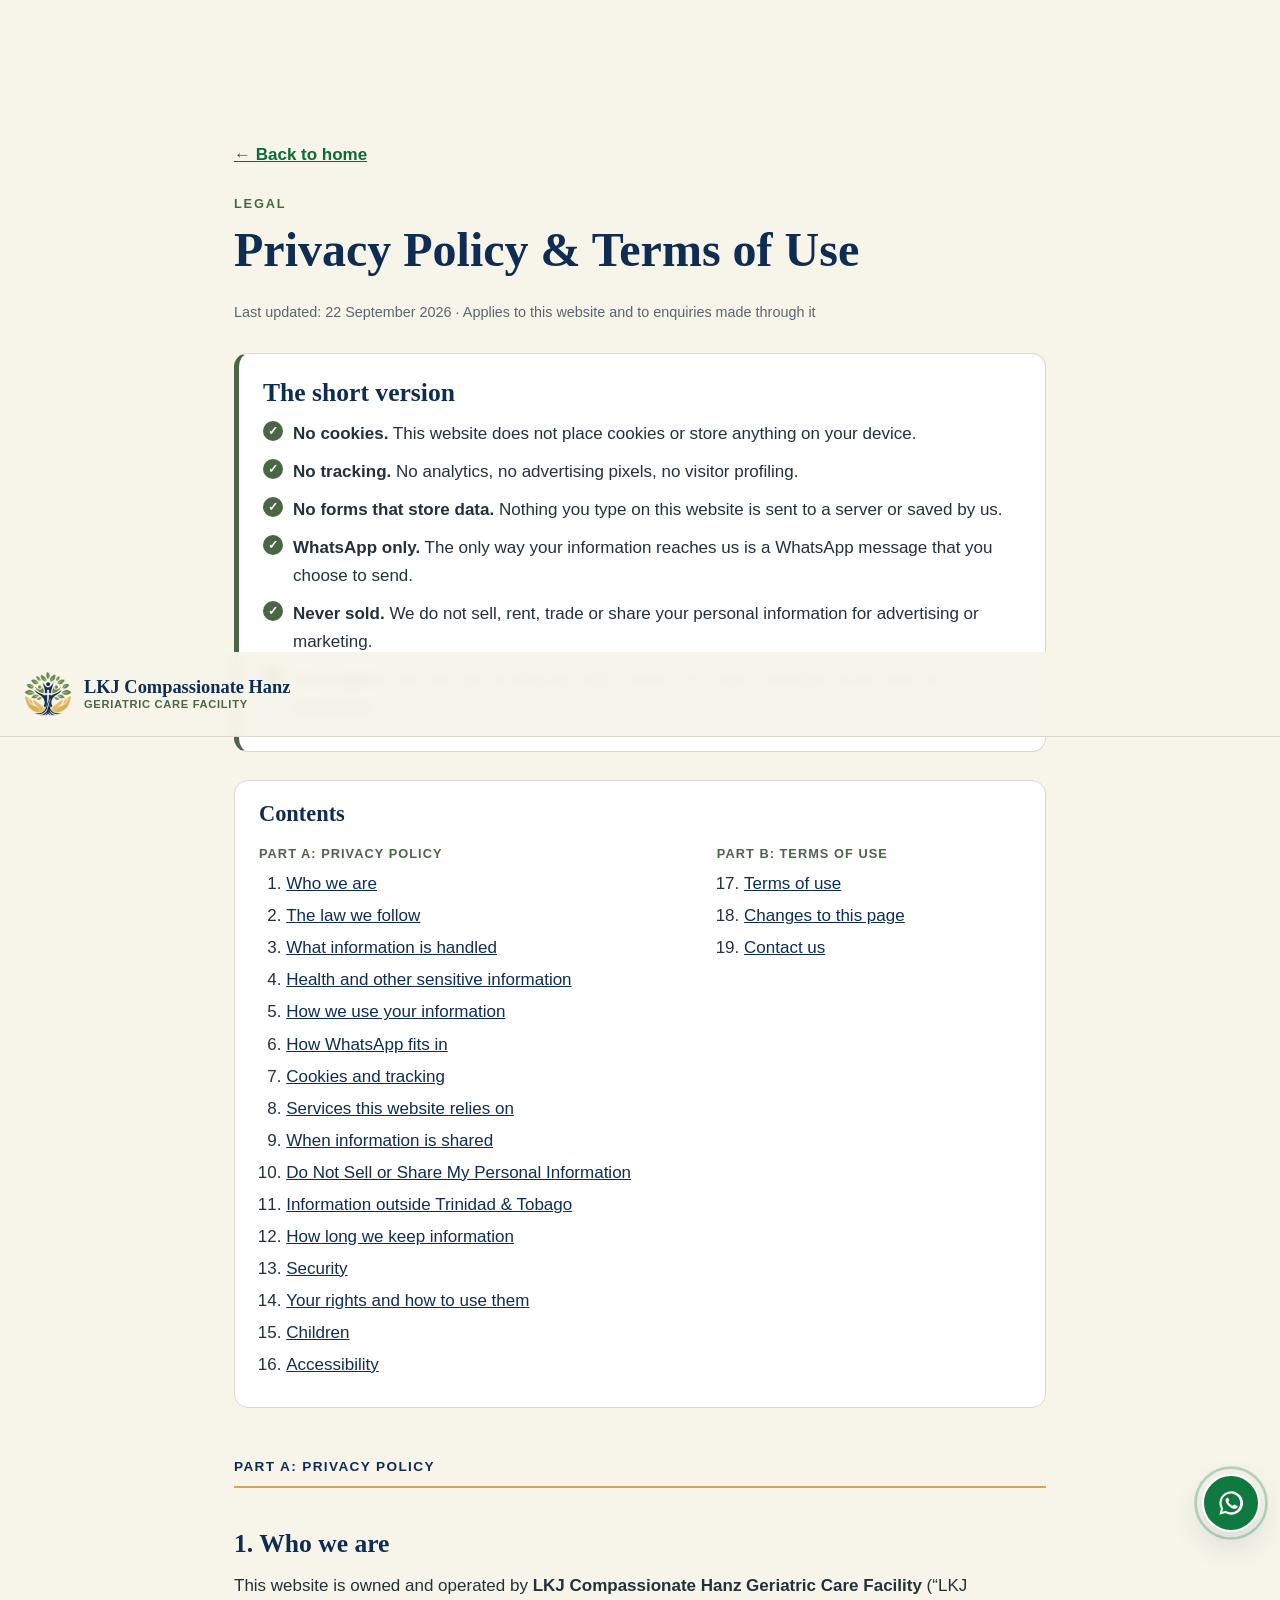
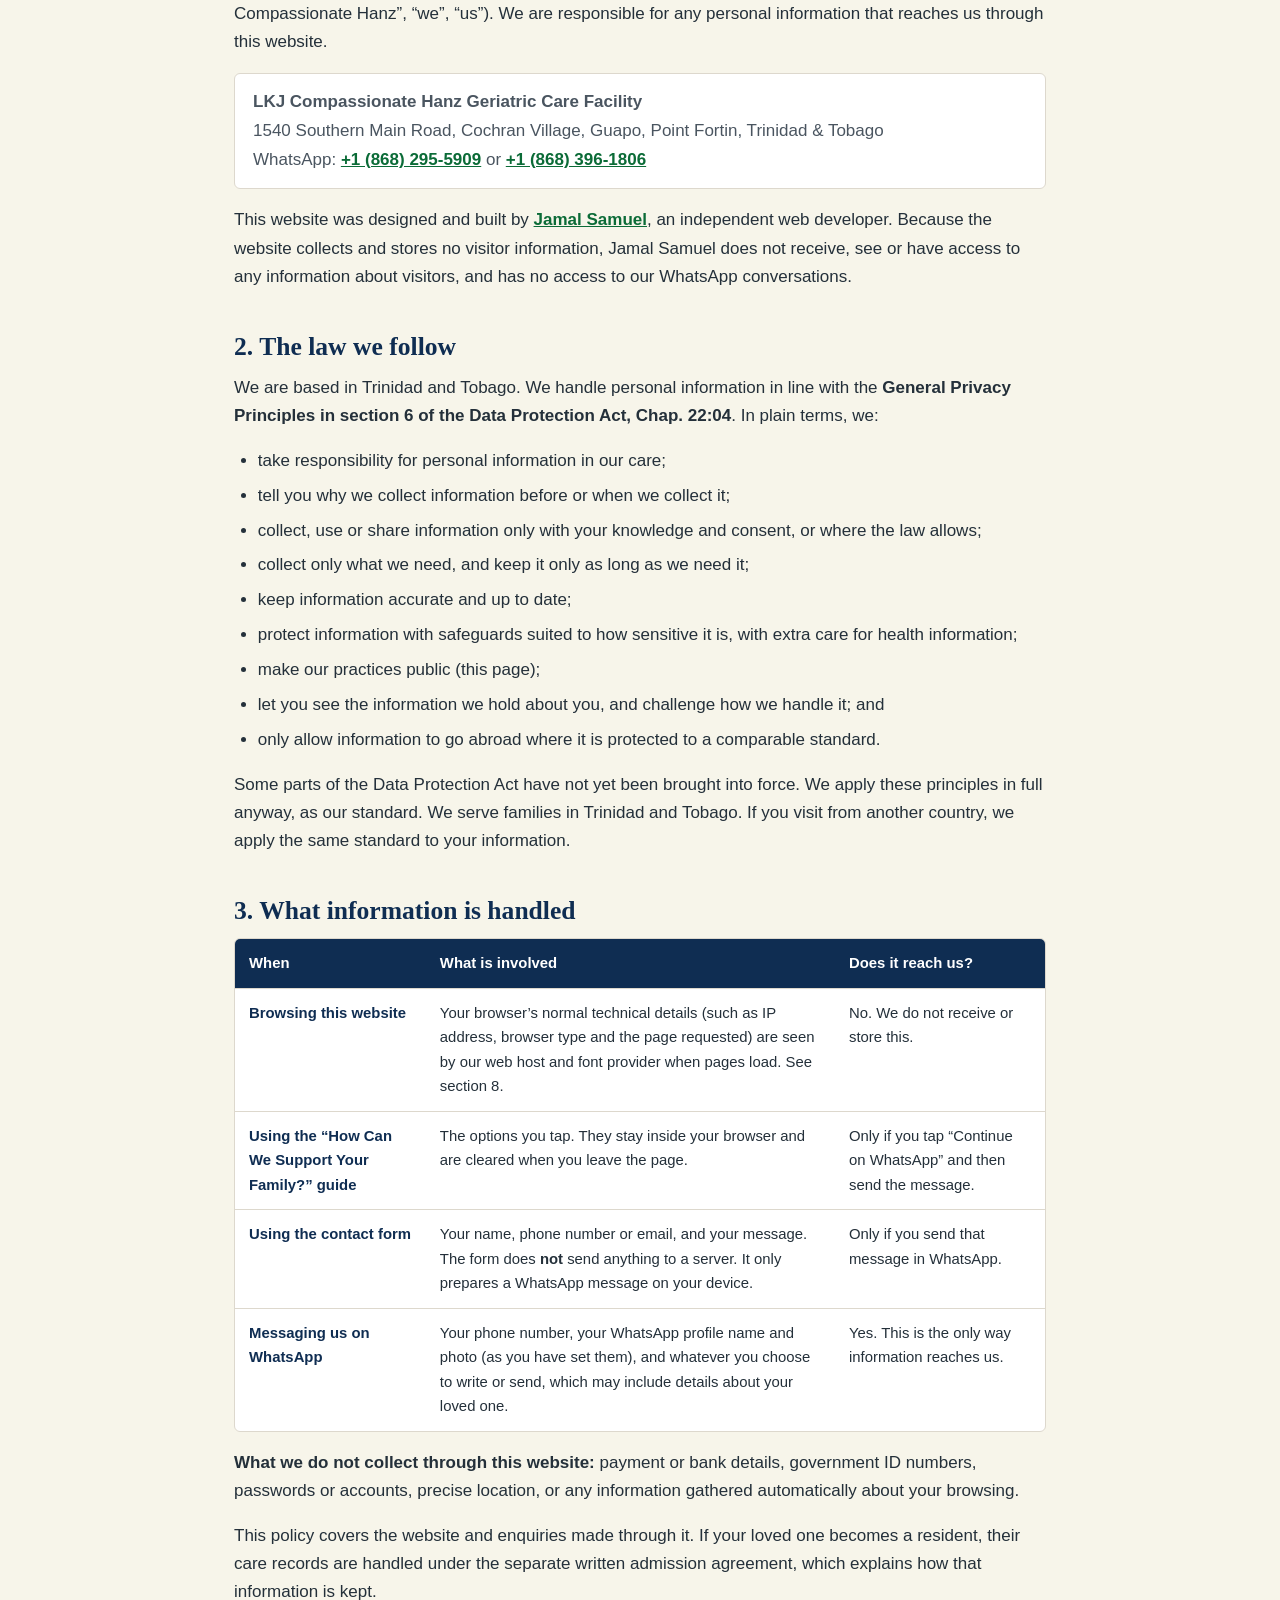
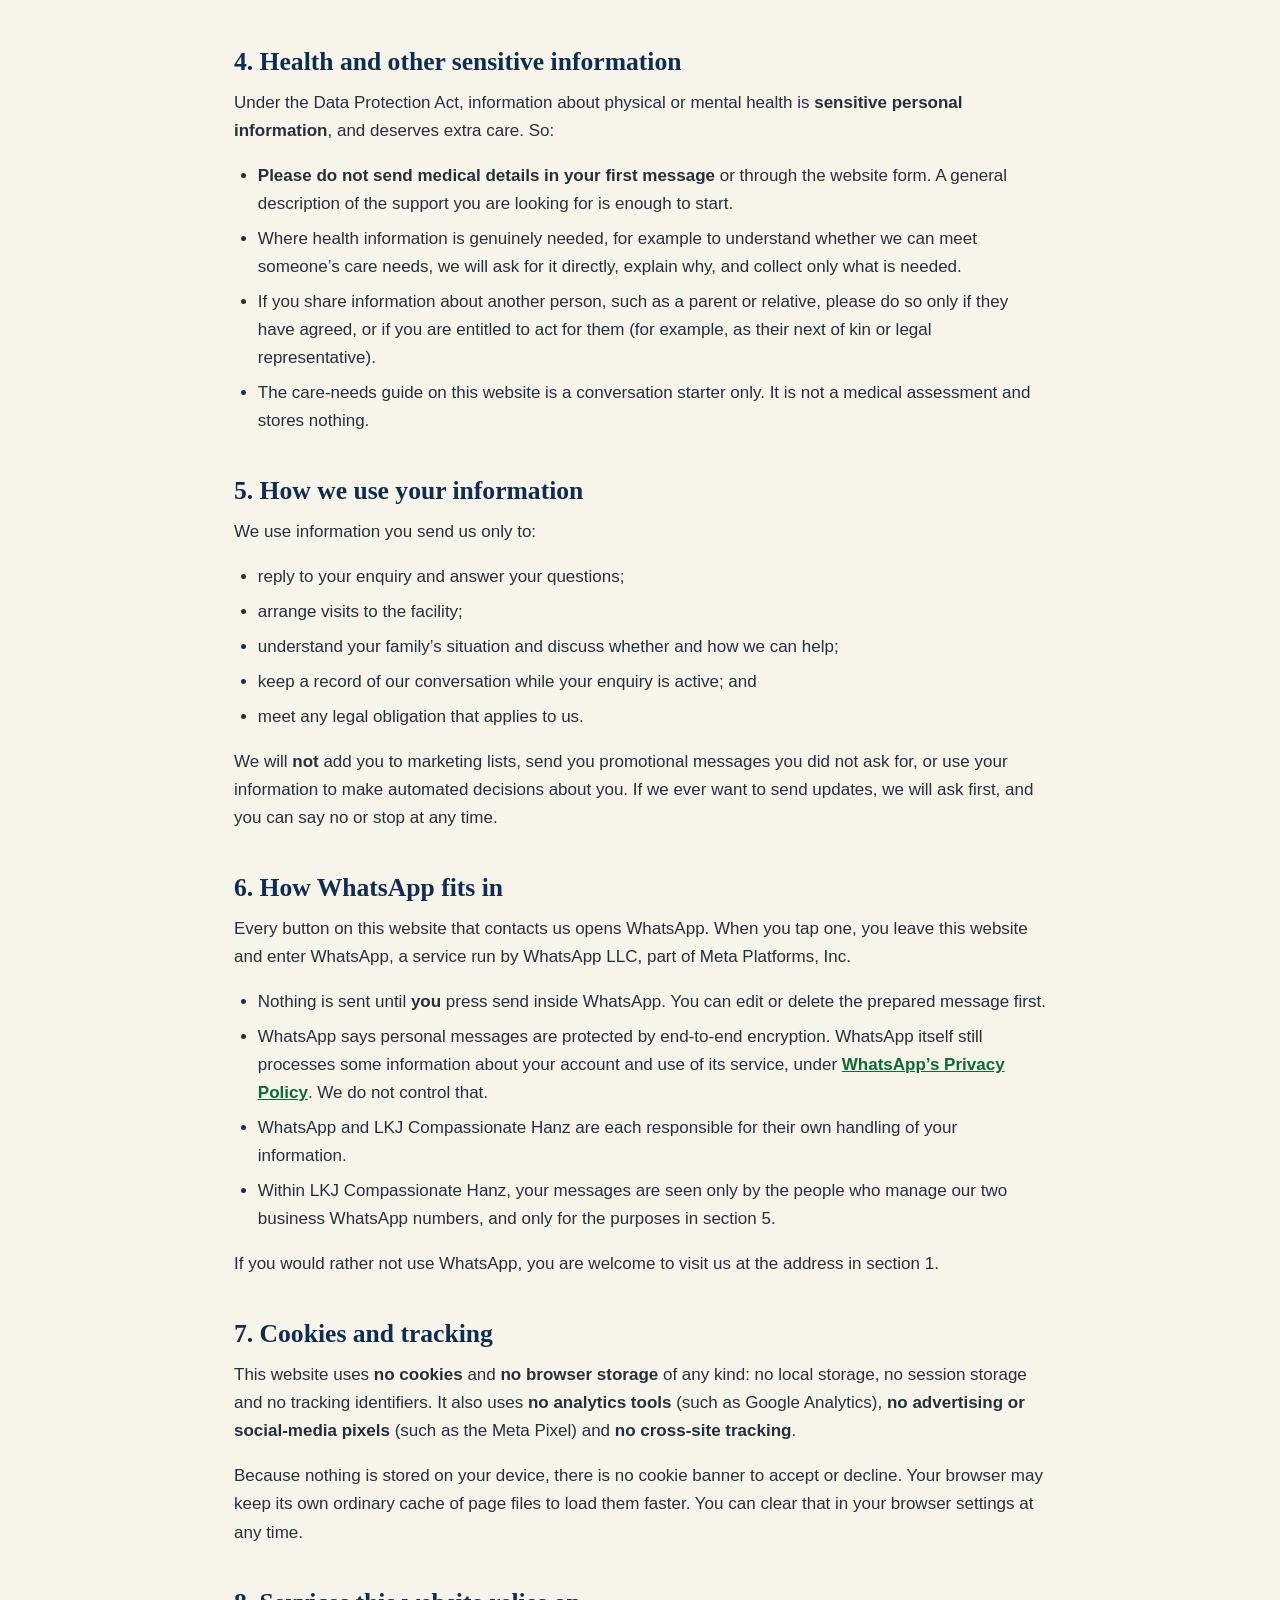
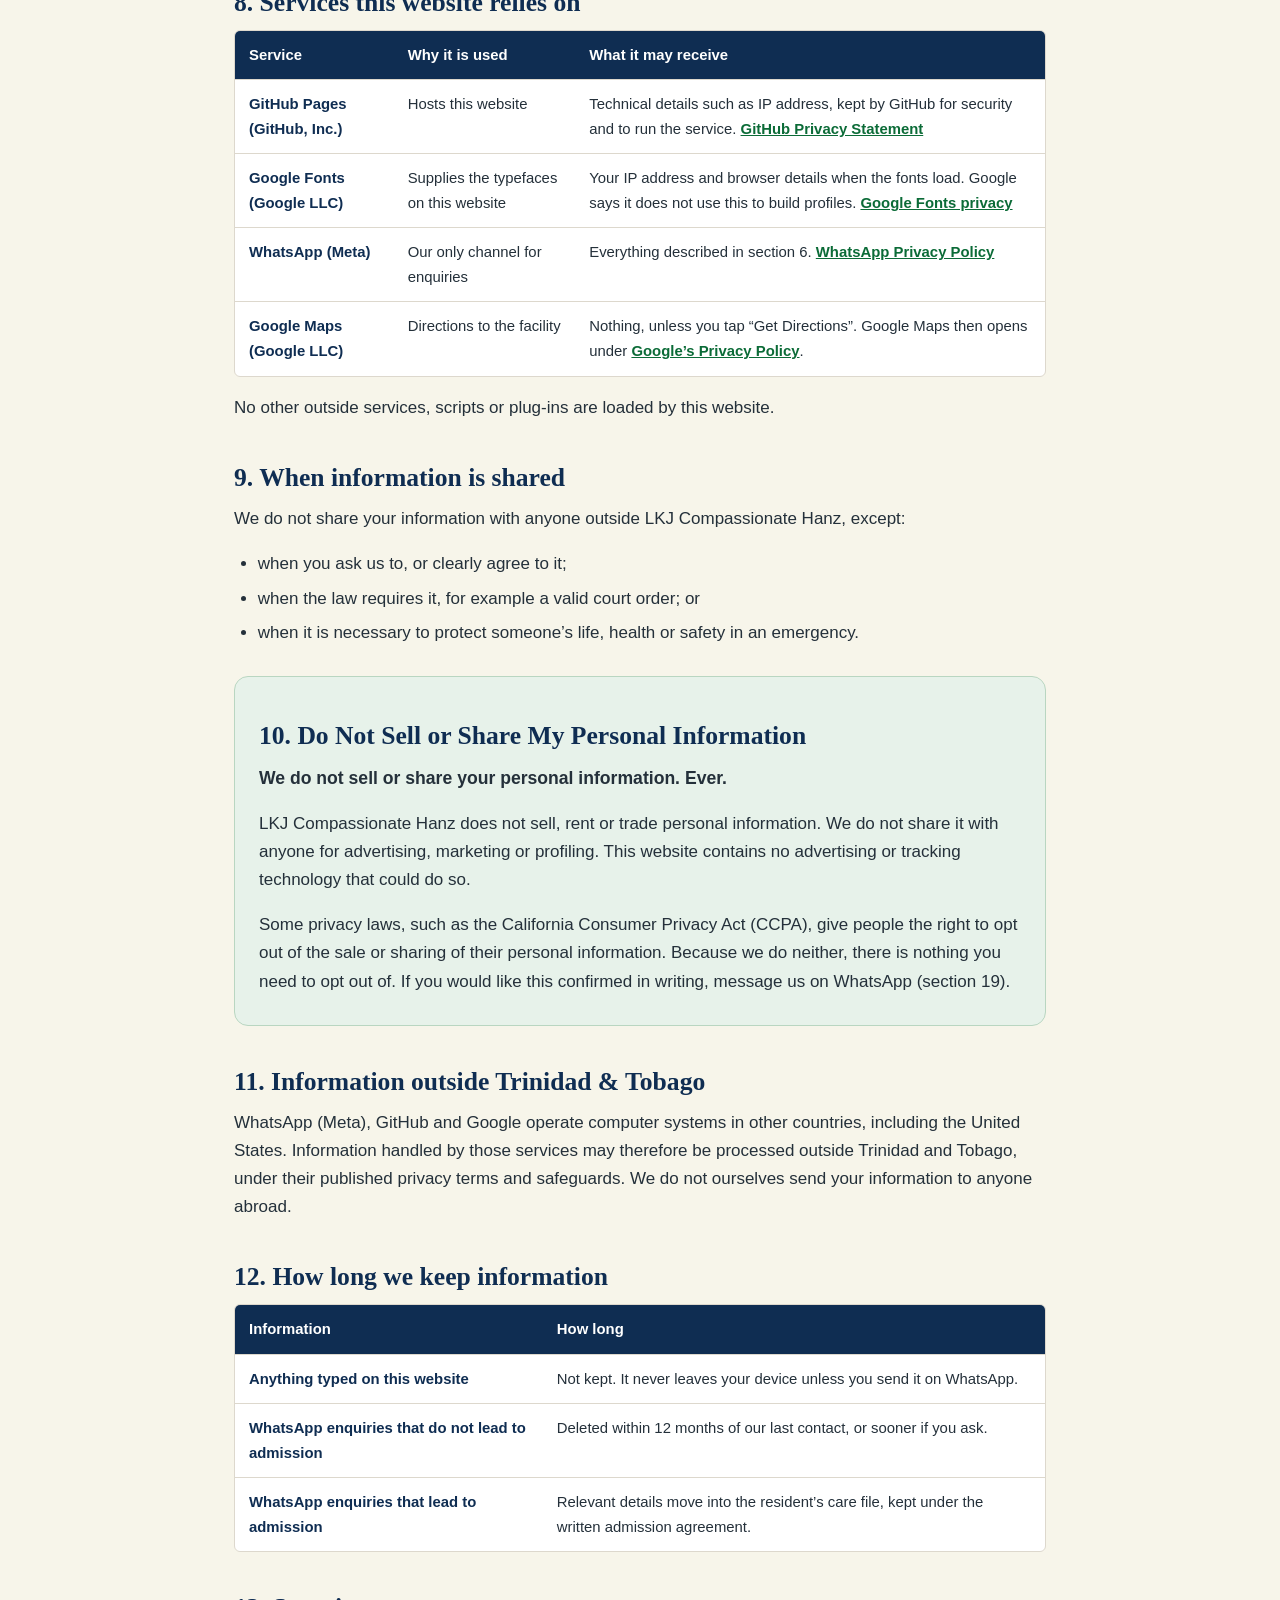
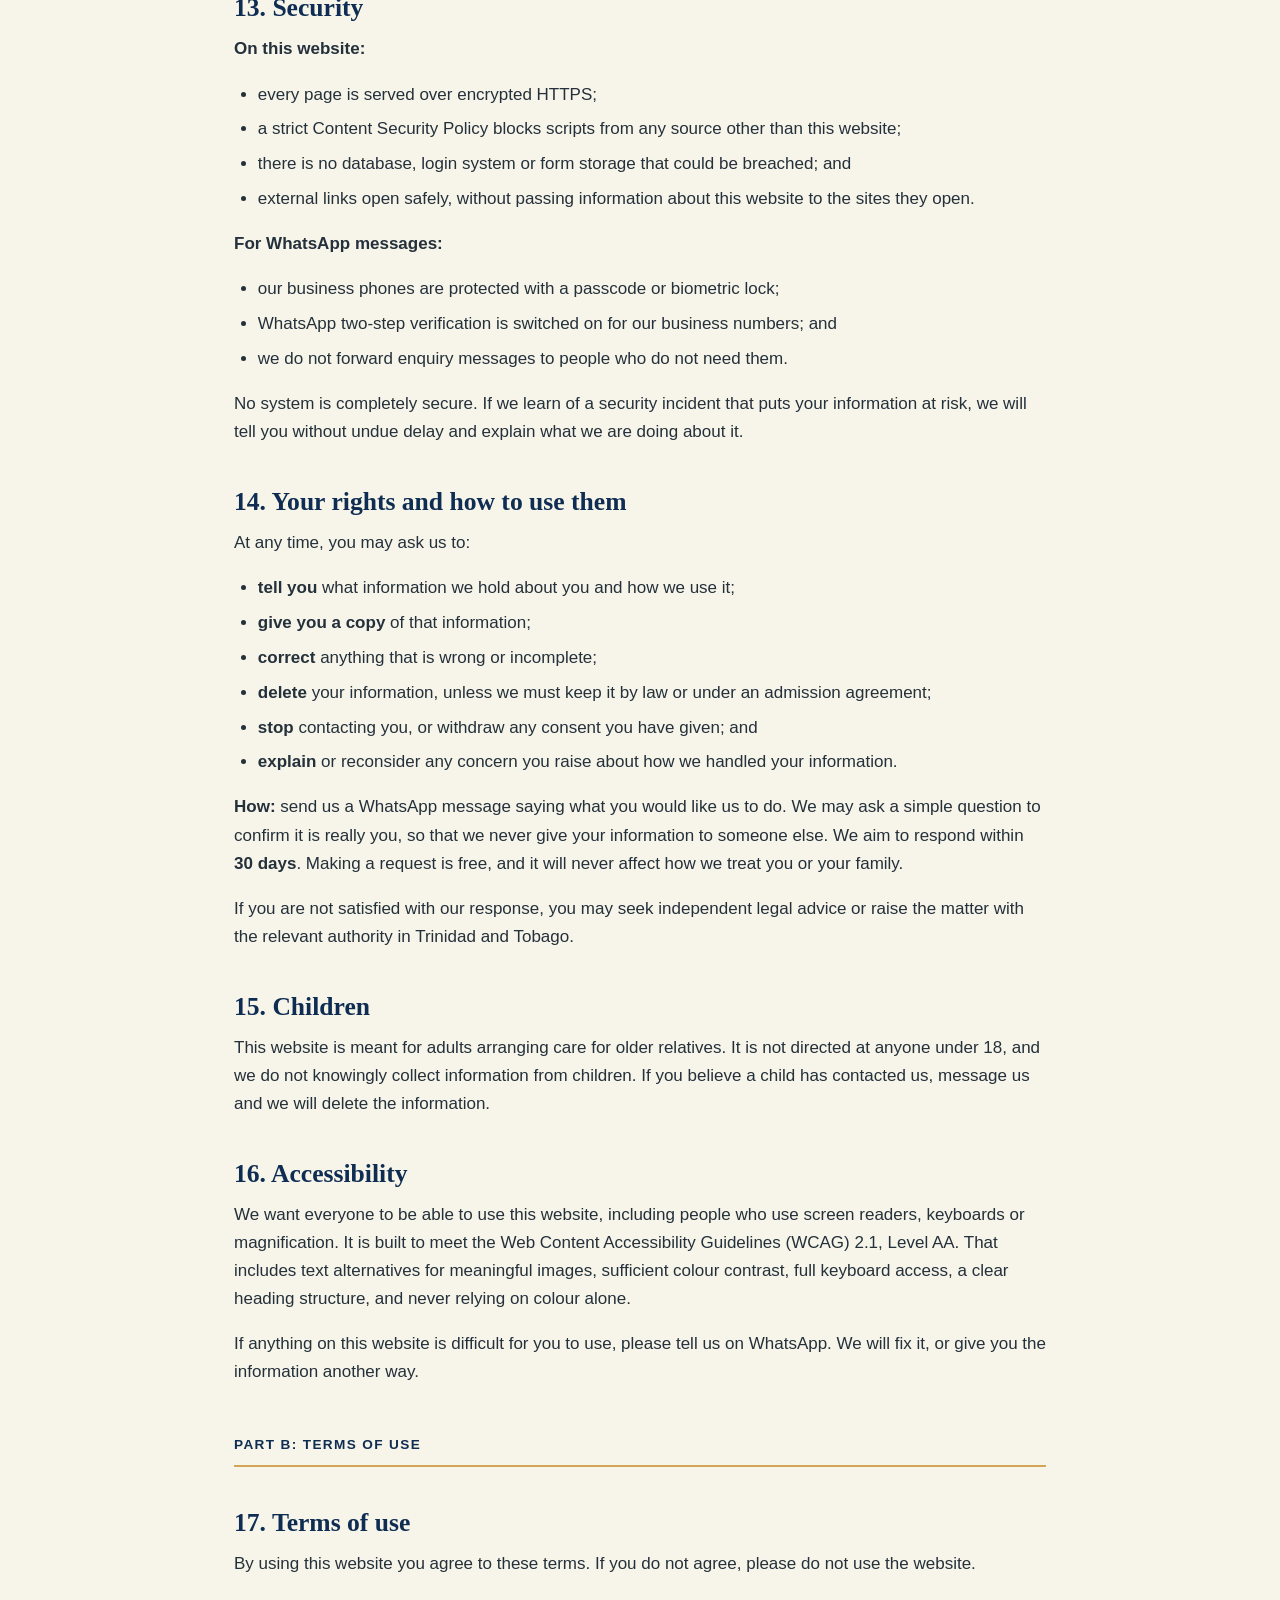
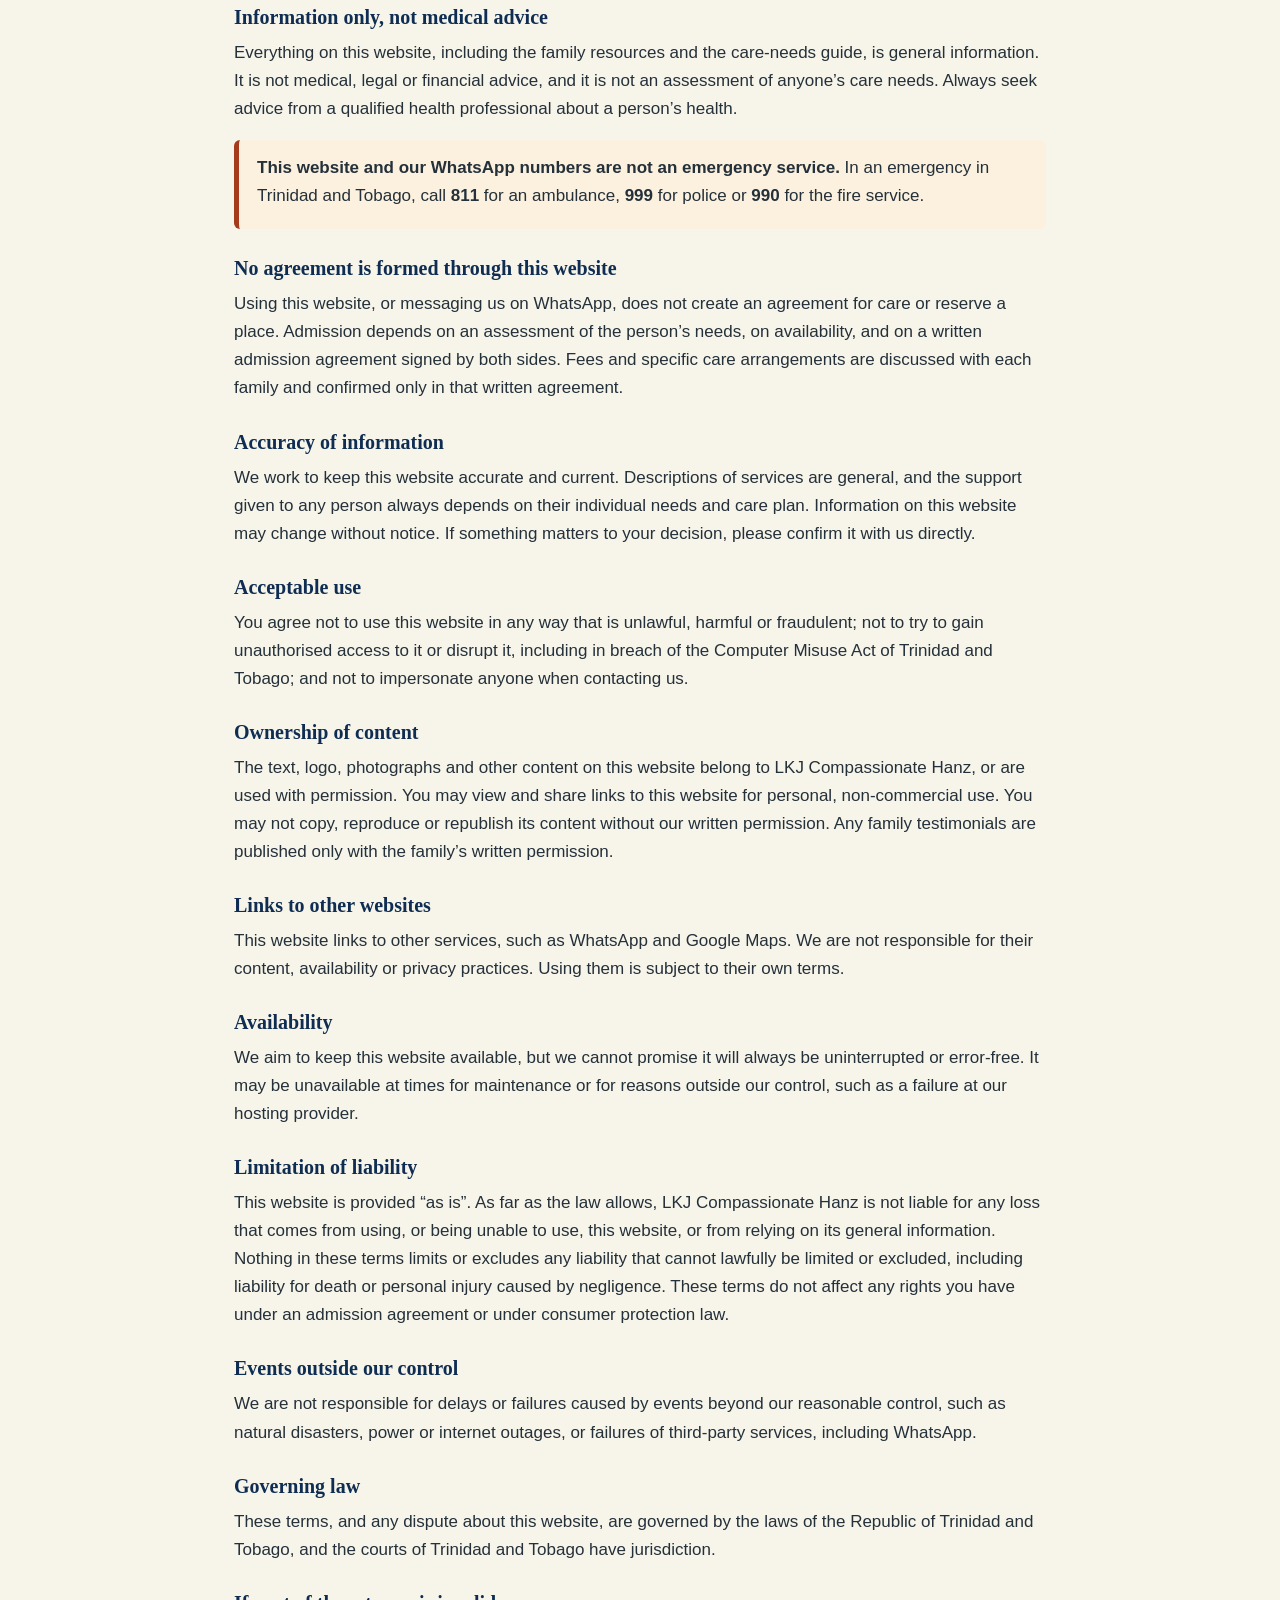
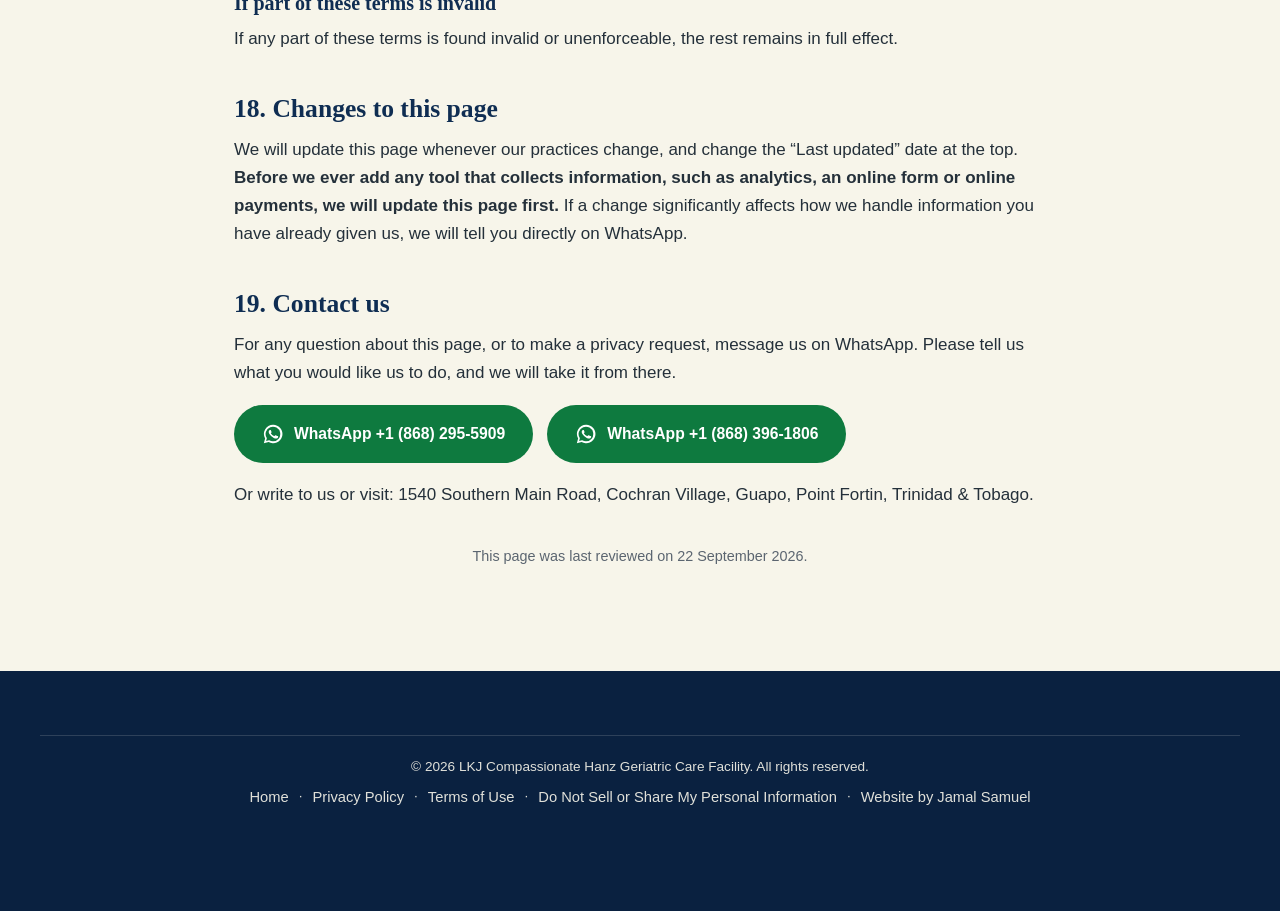
<file: privacy-policy.html>
<!DOCTYPE html>
<html lang="en-TT">
<head>
<meta charset="UTF-8">
<meta name="viewport" content="width=device-width, initial-scale=1.0">
<!-- This page moved. Kept only so old links don't break; it forwards to legal.html. -->
<meta http-equiv="Content-Security-Policy" content="default-src 'none'; object-src 'none'; base-uri 'none'">
<meta http-equiv="refresh" content="0; url=legal.html#privacy">
<meta name="robots" content="noindex, follow">
<link rel="canonical" href="https://www.lkjcompassionatehanzgeriatriccare.com/legal.html">
<title>Privacy Policy moved | LKJ Compassionate Hanz</title>
</head>
<body>
<main id="main" class="legal-page">
  <div class="section-inner">
    <h1>This page has moved</h1>
    <p>Our Privacy Policy and Terms of Use are now on one page: <a href="legal.html#privacy">go to Privacy Policy &amp; Terms of Use</a>.</p>
  </div>
</main>
</body>
</html>
</file>
